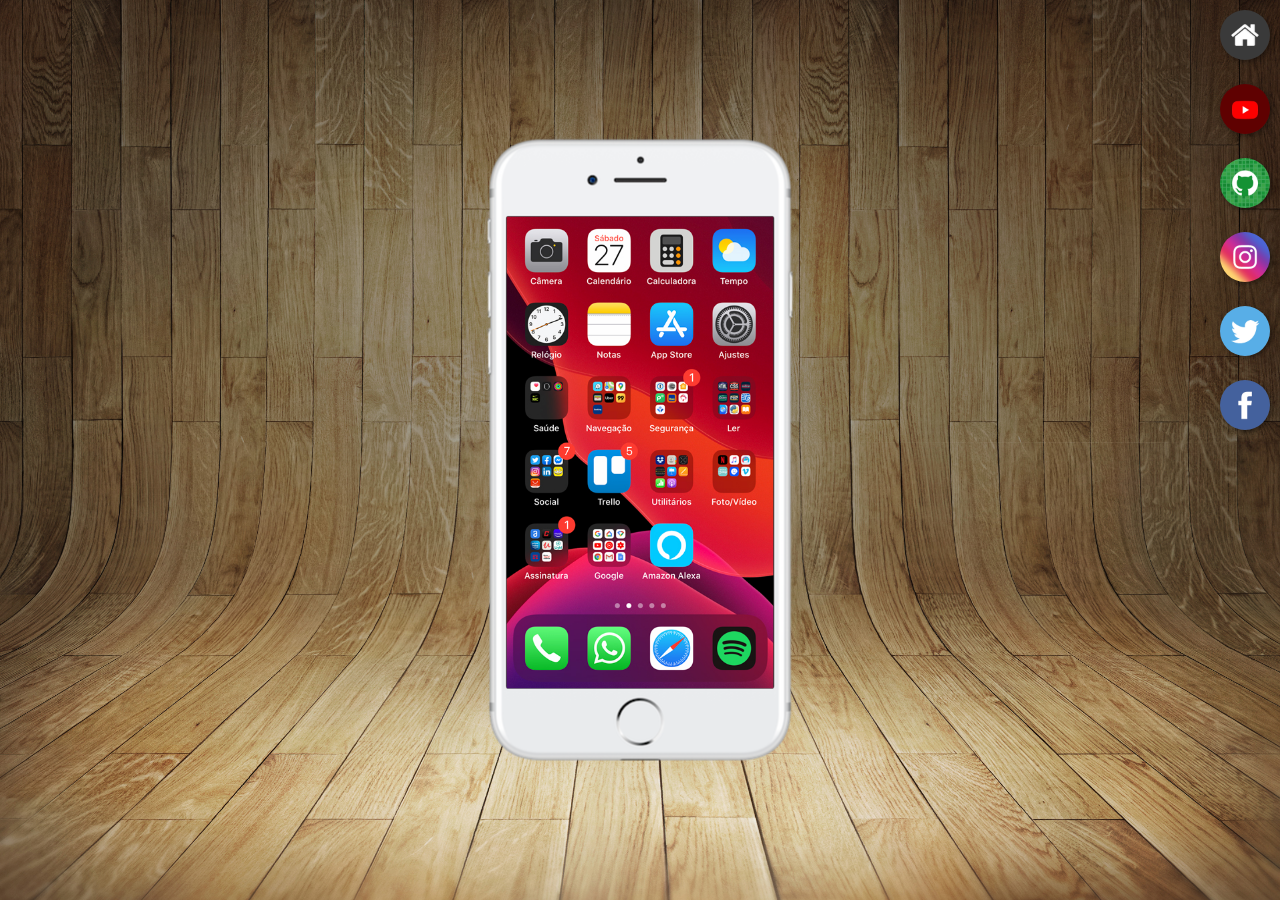
<file: index.html>
<!DOCTYPE html>
<html lang="pt-br">
<head>
    <meta charset="UTF-8">
    <meta name="viewport" content="width=device-width, initial-scale=1.0">
    <title>Projeto Redes Sociais</title>
    <link rel="shortcut icon" href="favicon.ico" type="image/x-icon">
    <link rel="stylesheet" href="estilos/style.css">
</head>
<body>
    <main>
        <section id="telefone">

            <iframe src="home.html" name="tela" id="tela" frameborder="0">
                Seu navegador não é compatível com isso
            </iframe>

        </section>
        <section id="redes-sociais">
            <a href="home.html" target="tela"><img src="imagens/logo-home.jpg" alt="Home"></a><br>
            <a href="youtube.html" target="tela"><img src="imagens/logo-youtube.jpg" alt="youtube"></a><br>
            <a href="github.html" target="tela"><img src="imagens/logo-github.jpg" alt="github"></a><br>
            <a href="instagram.html" target="tela"><img src="imagens/logo-instagram.jpg" alt="Instagram"></a><br>
            <a href="twitter.html" target="tela"><img src="imagens/logo-twitter.jpg" alt="twitter"></a><br>
            <a href="facebook.html" target="tela"><img src="imagens/logo-facebook.jpg" alt="Facebook"></a>
        </section>
    </main>
    
</body>
</html>
</file>
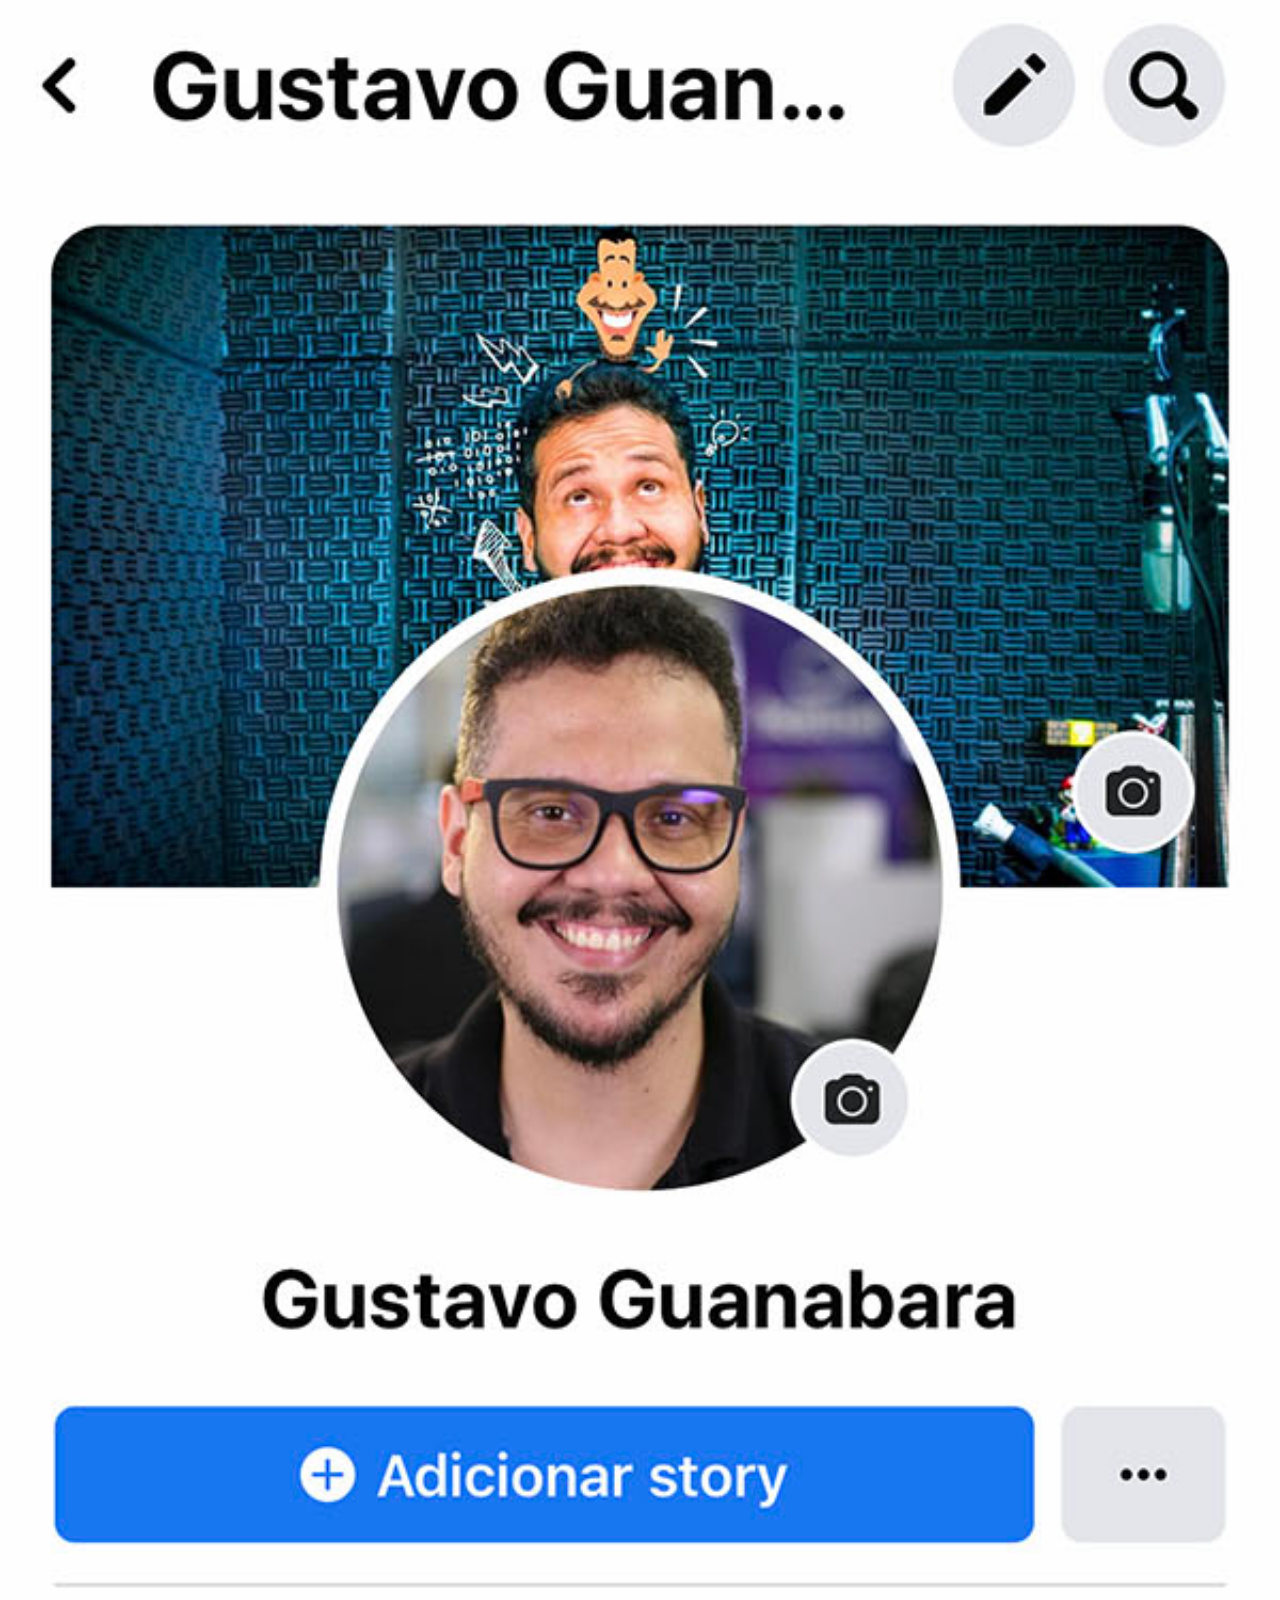
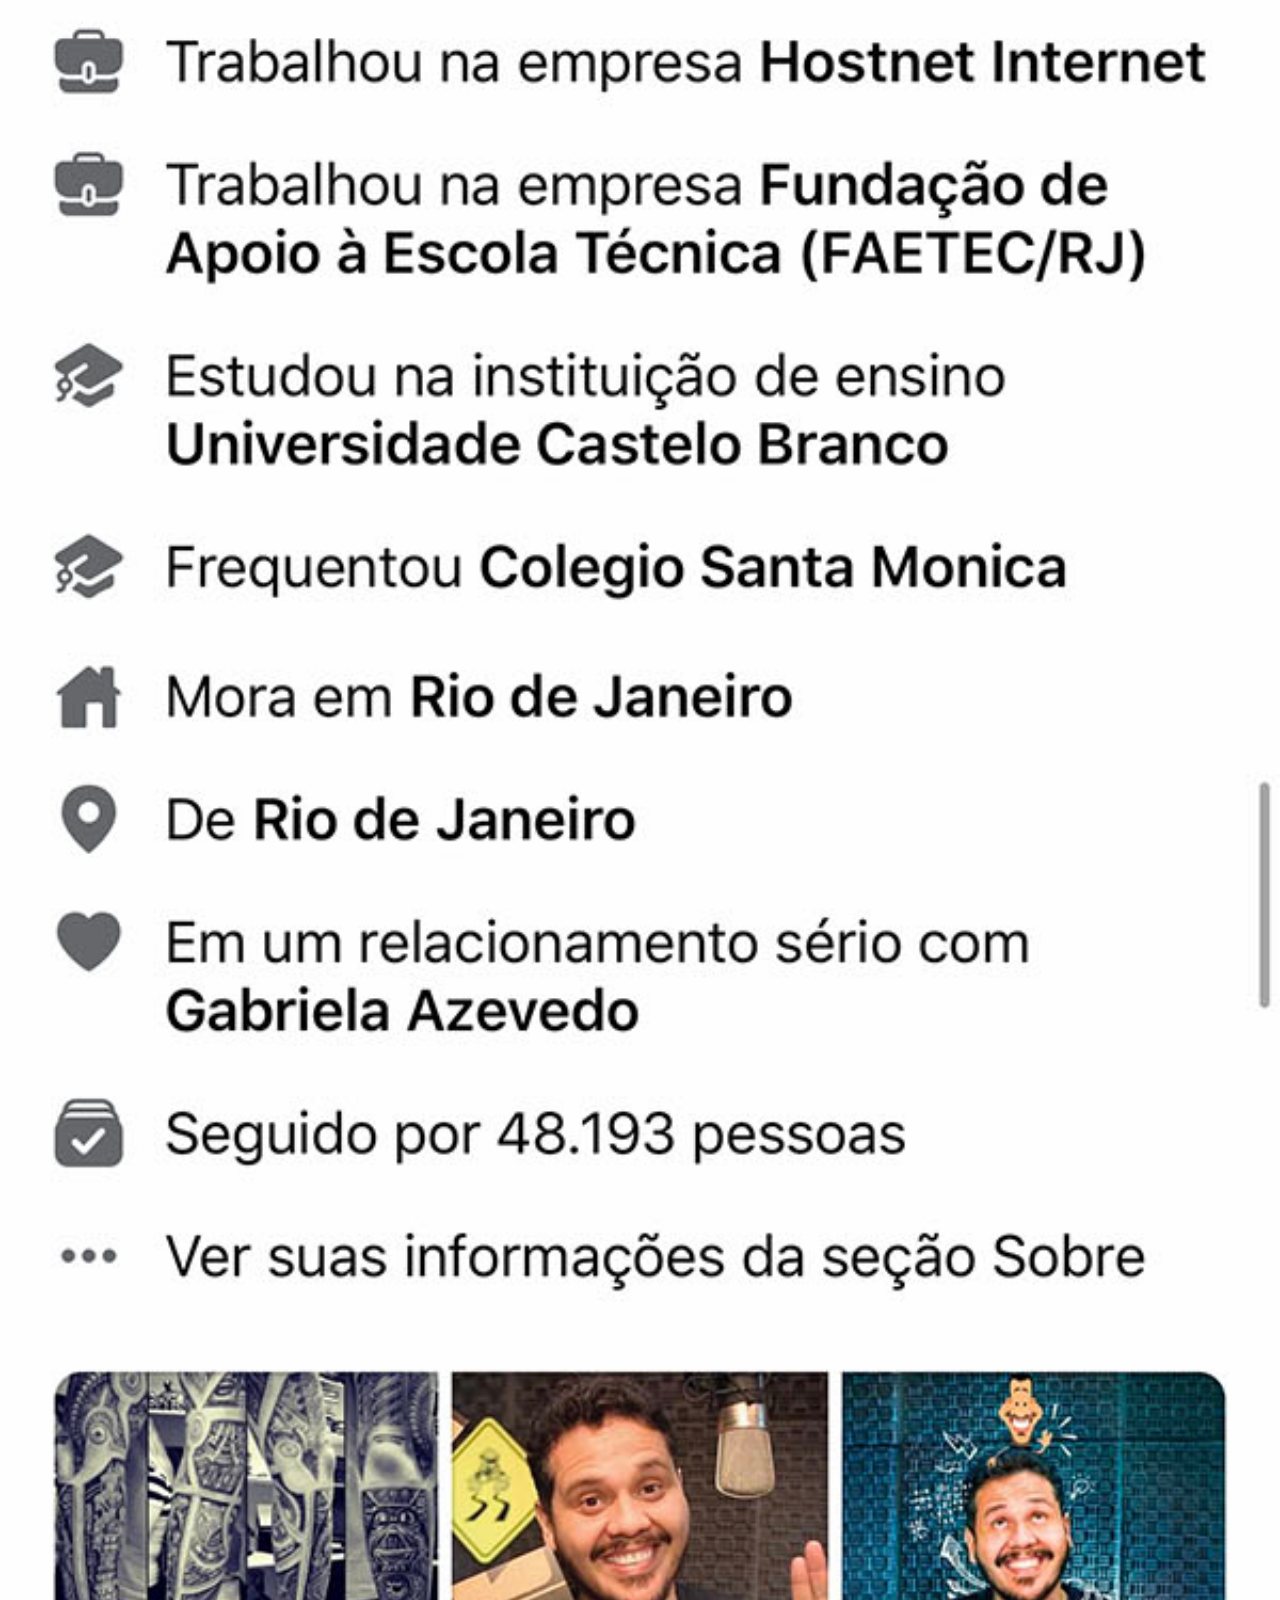
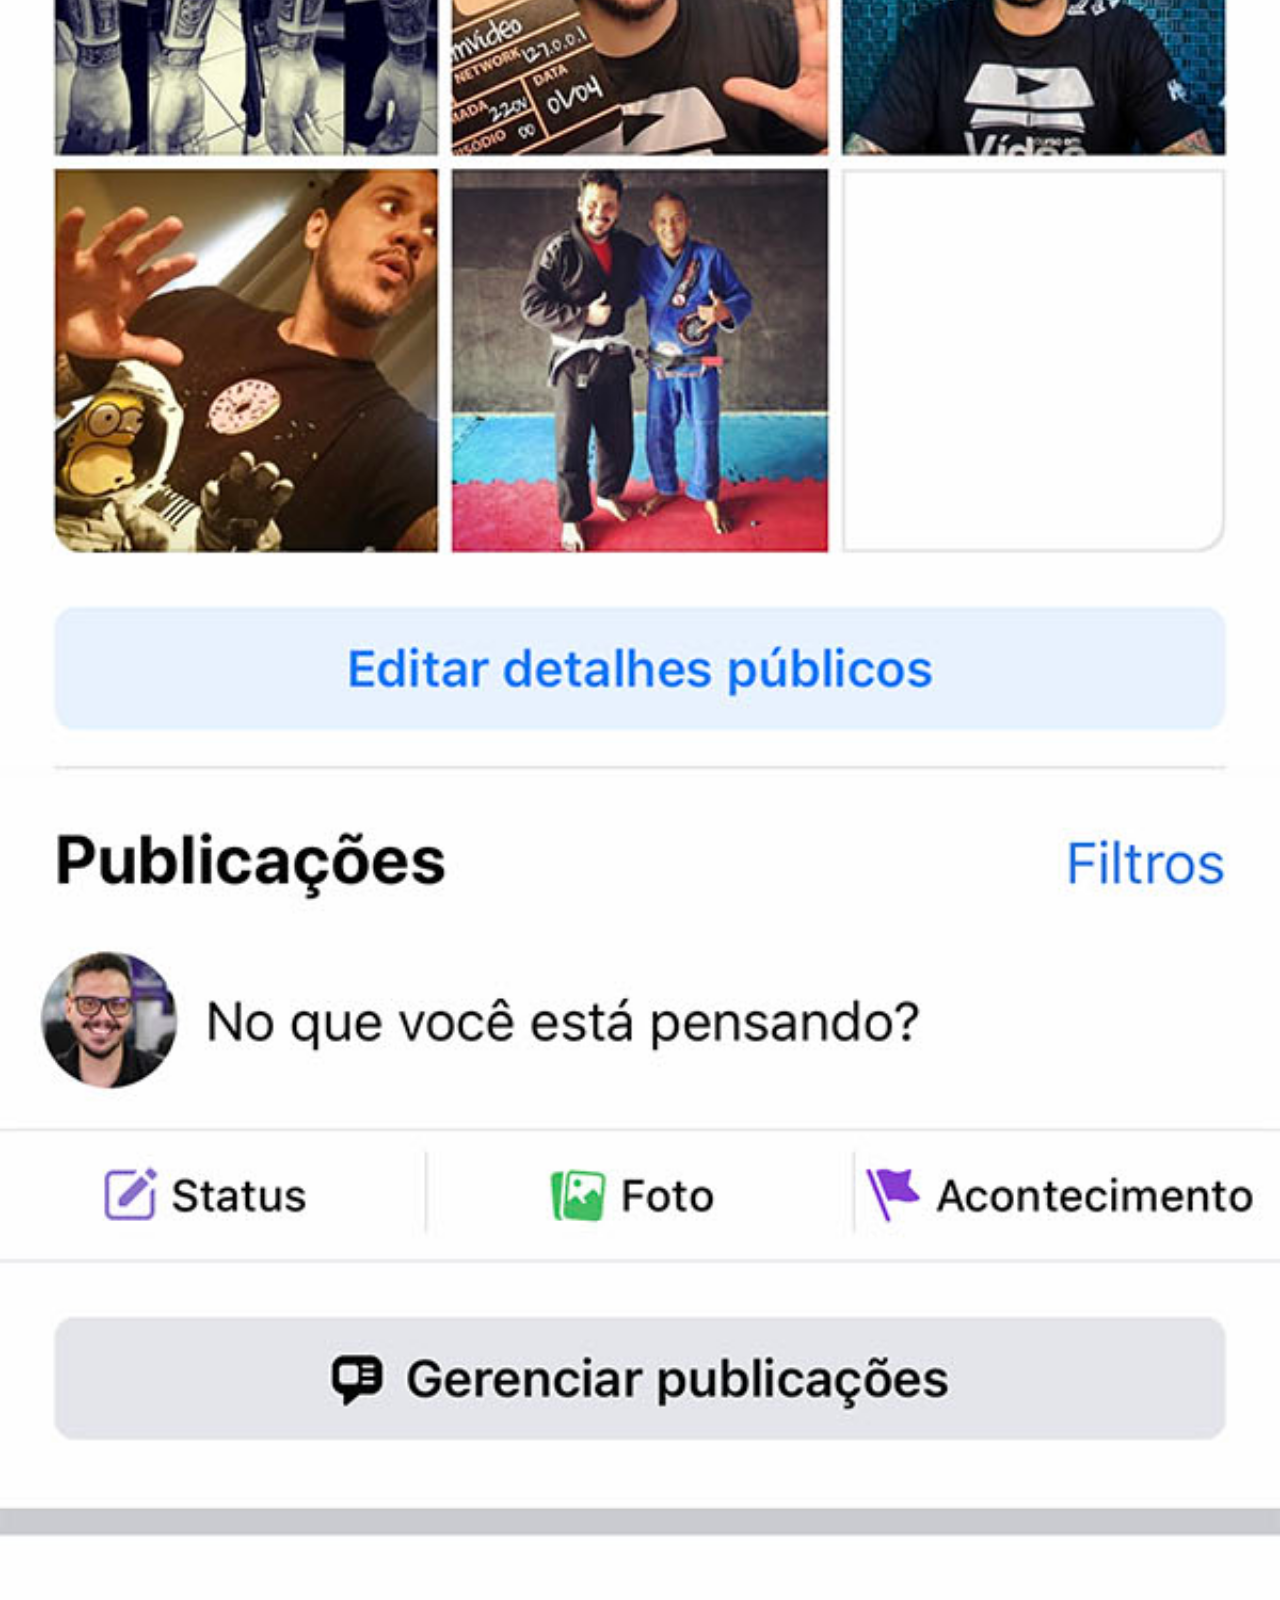
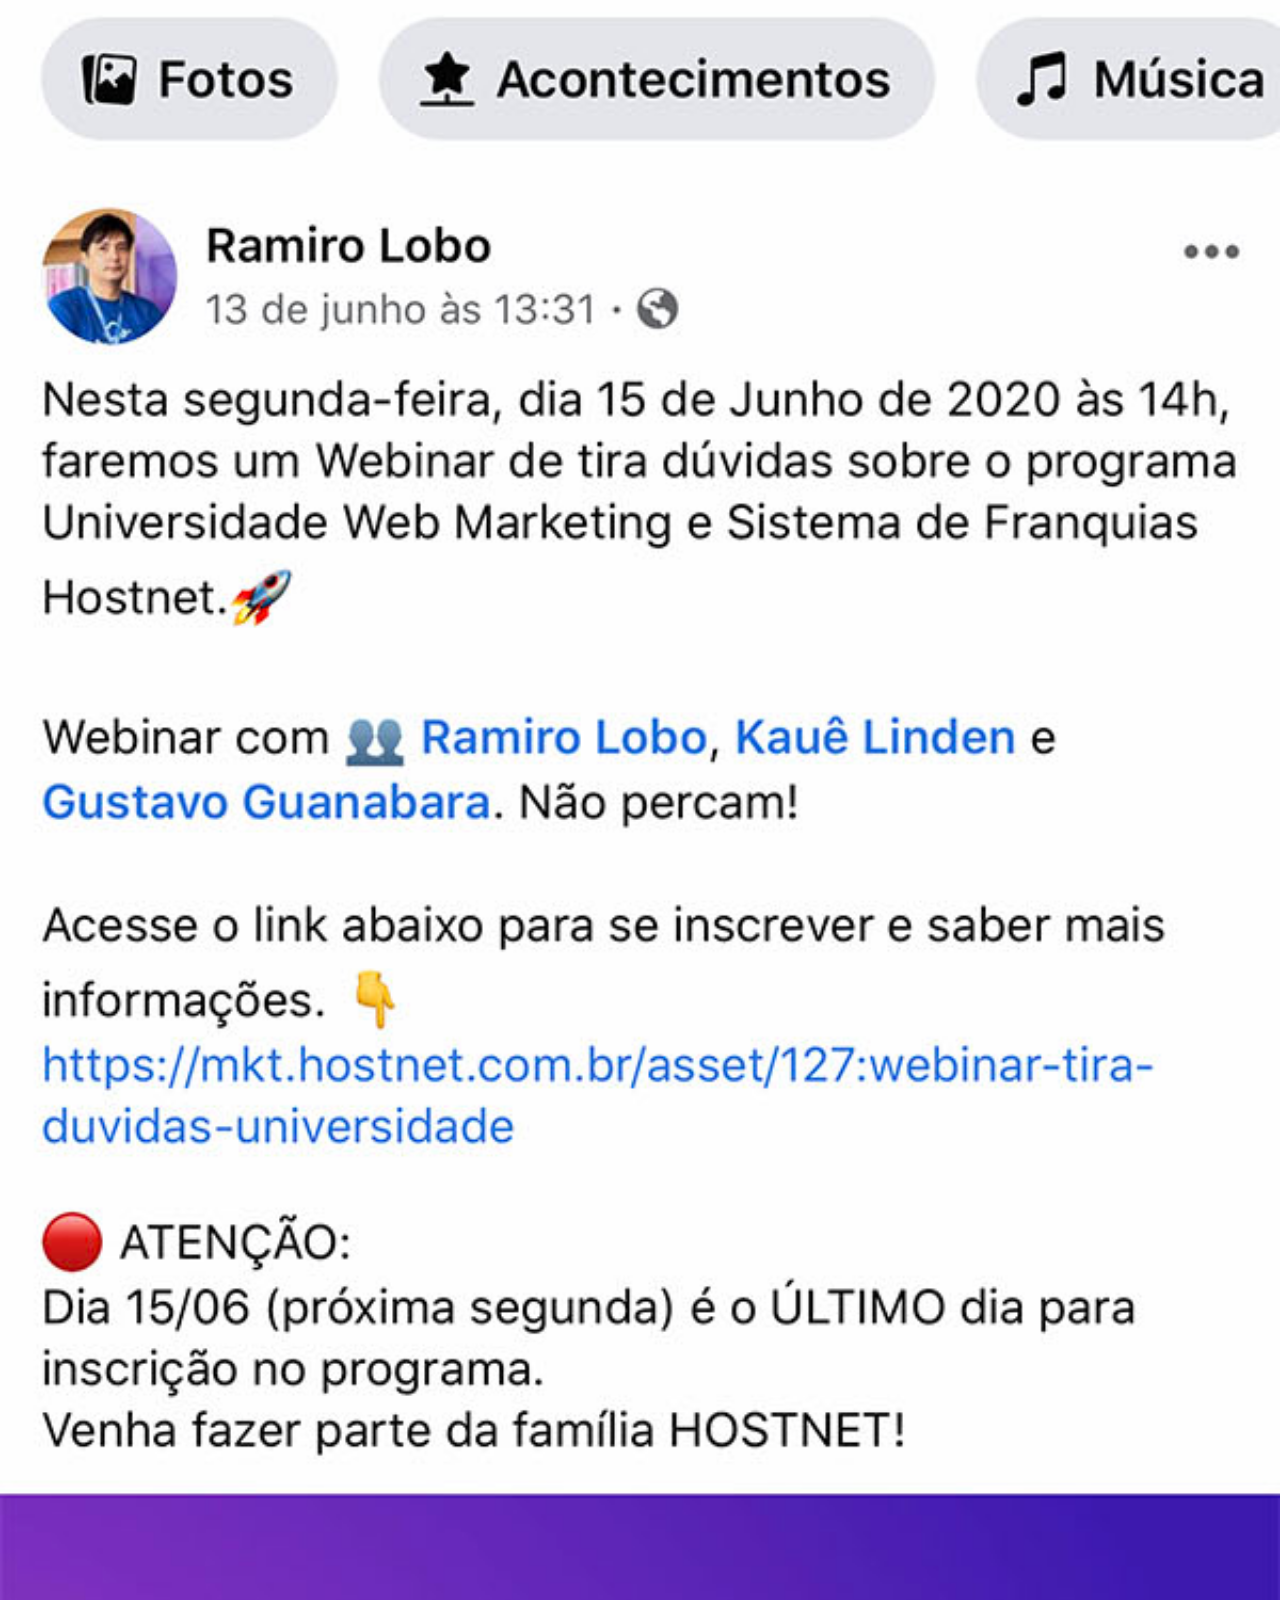
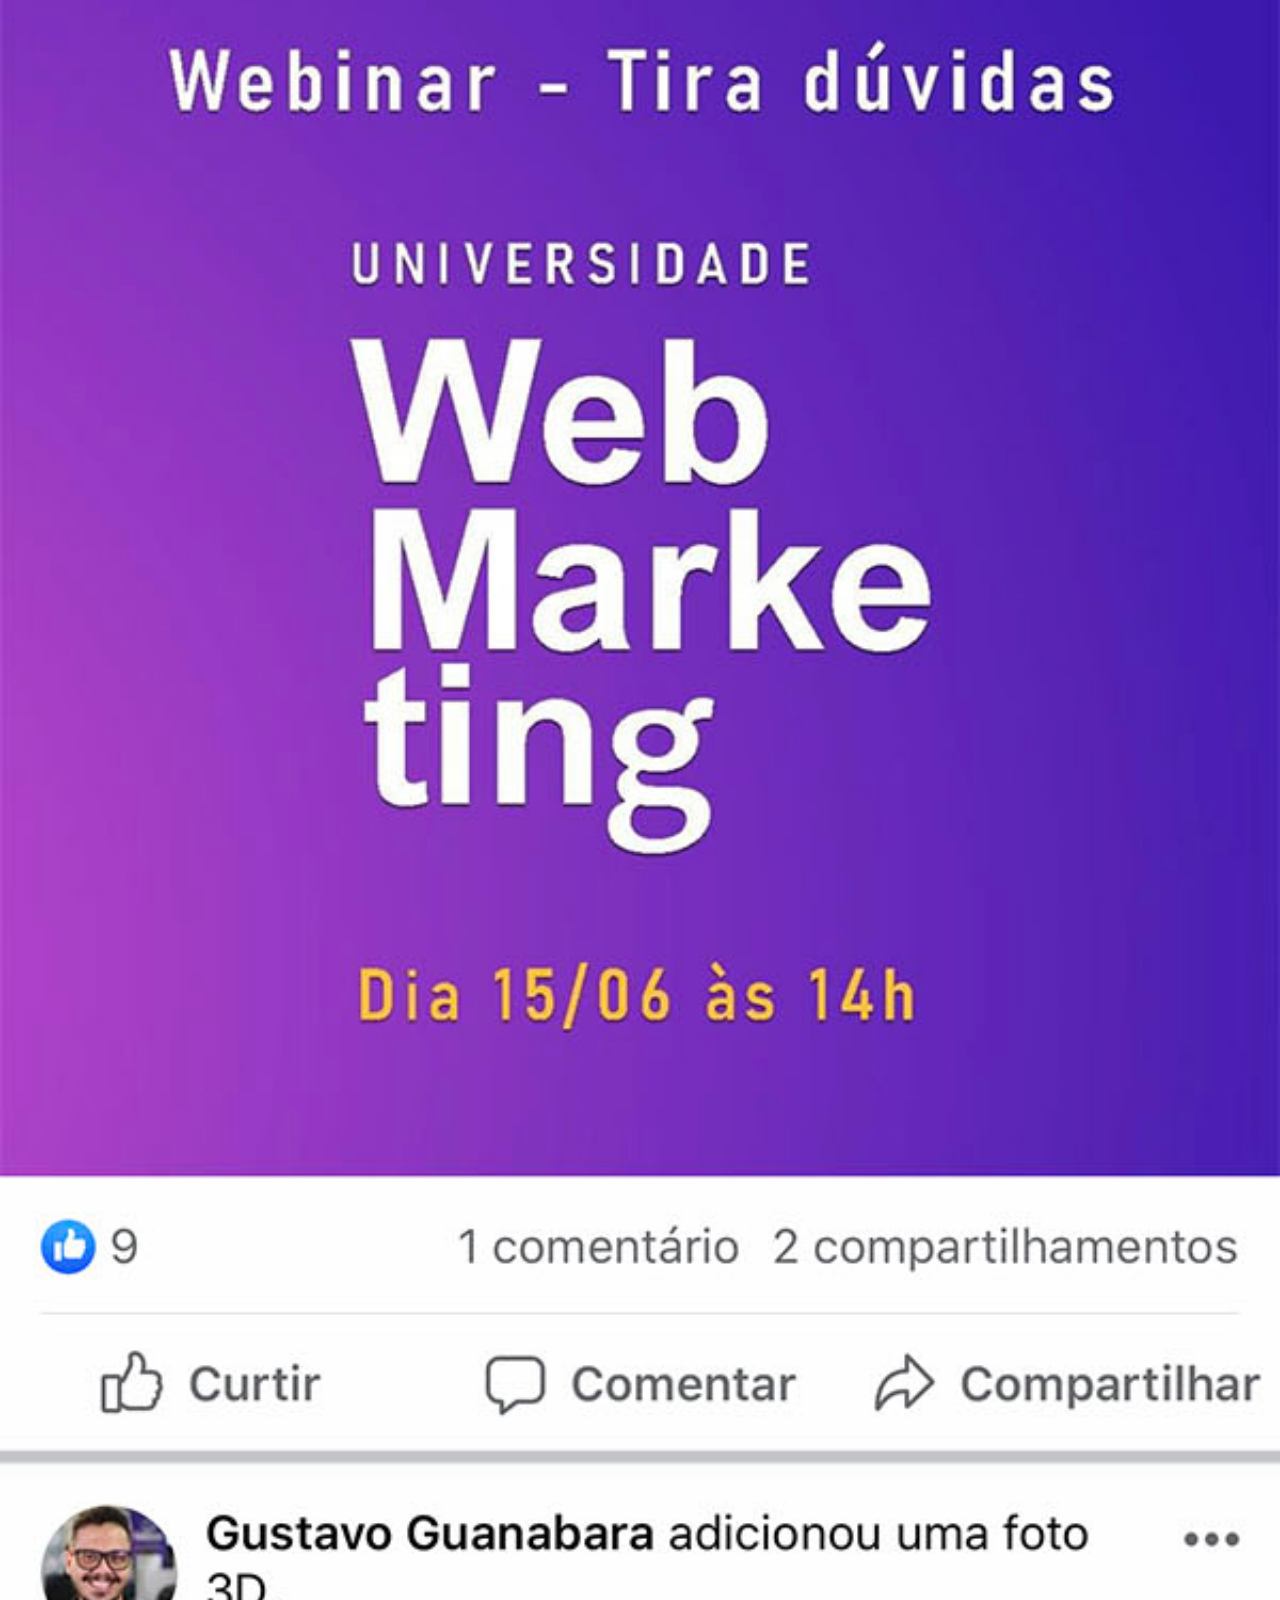
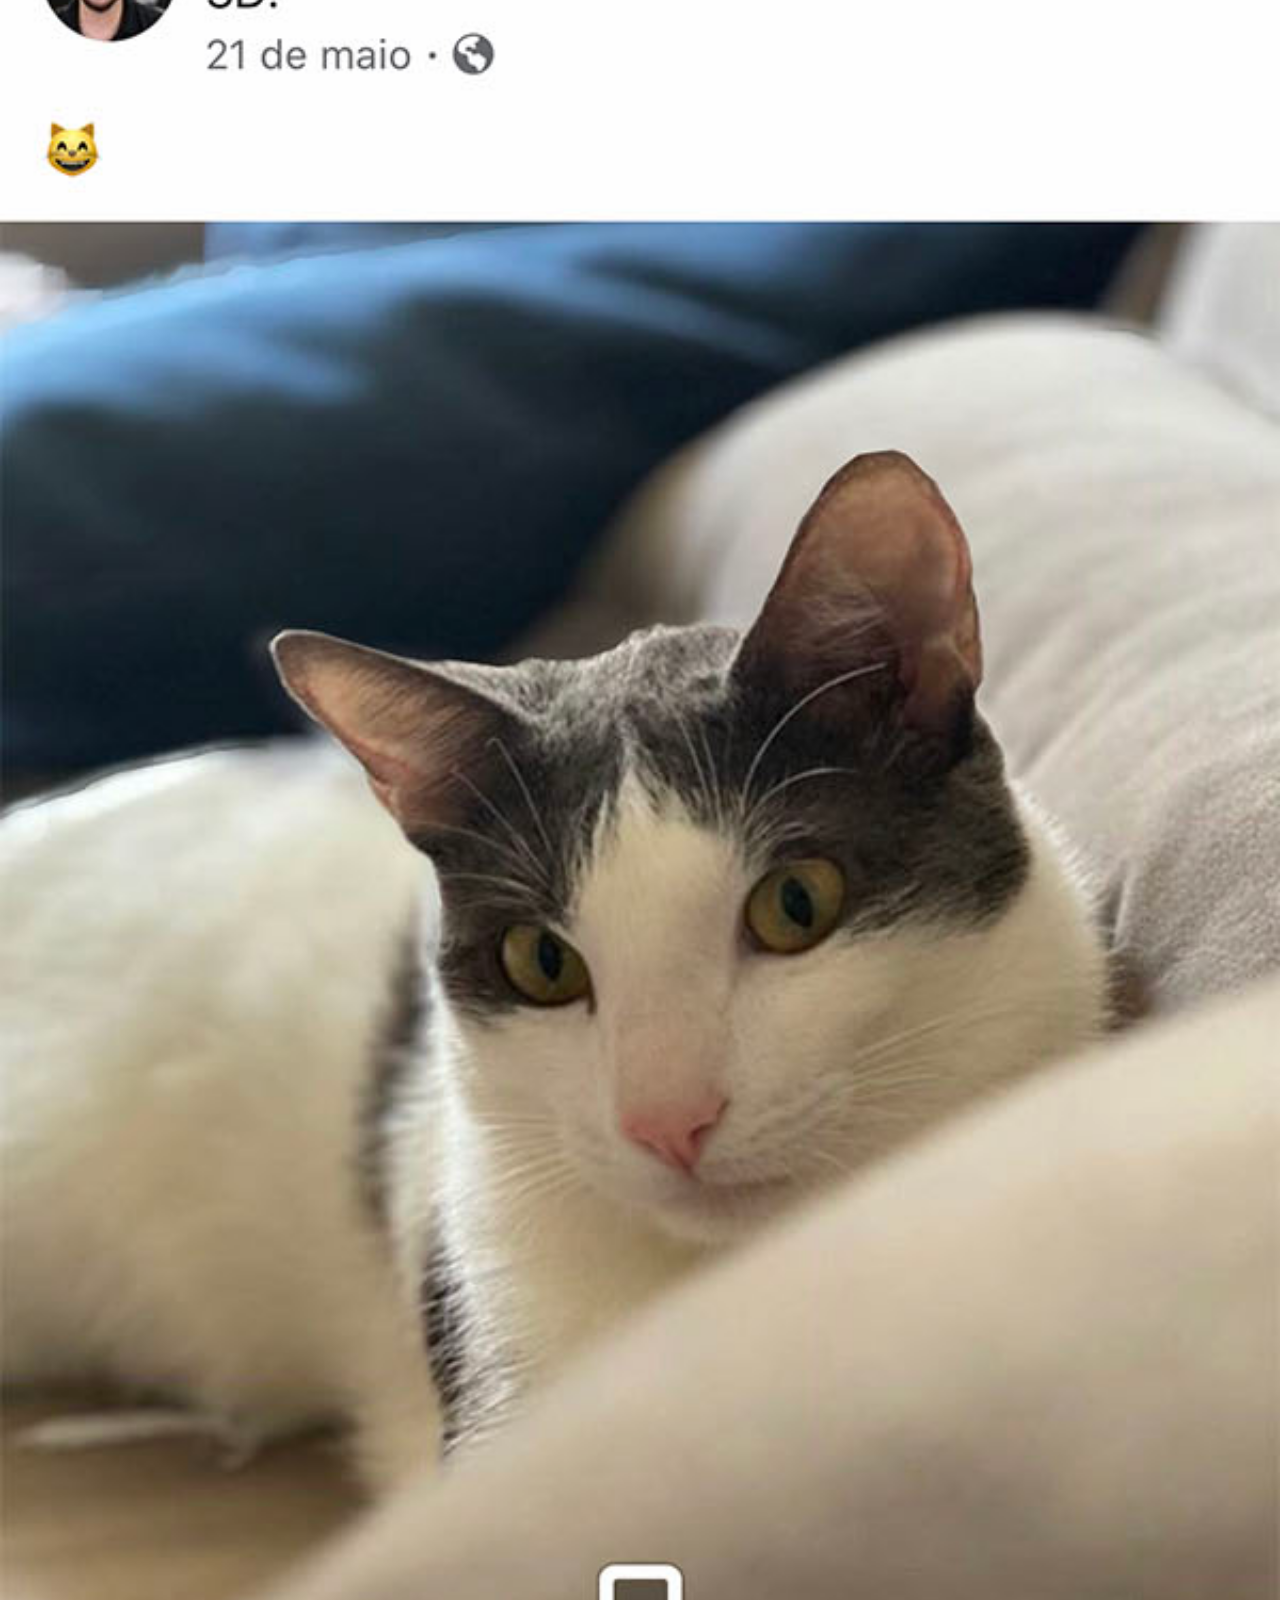
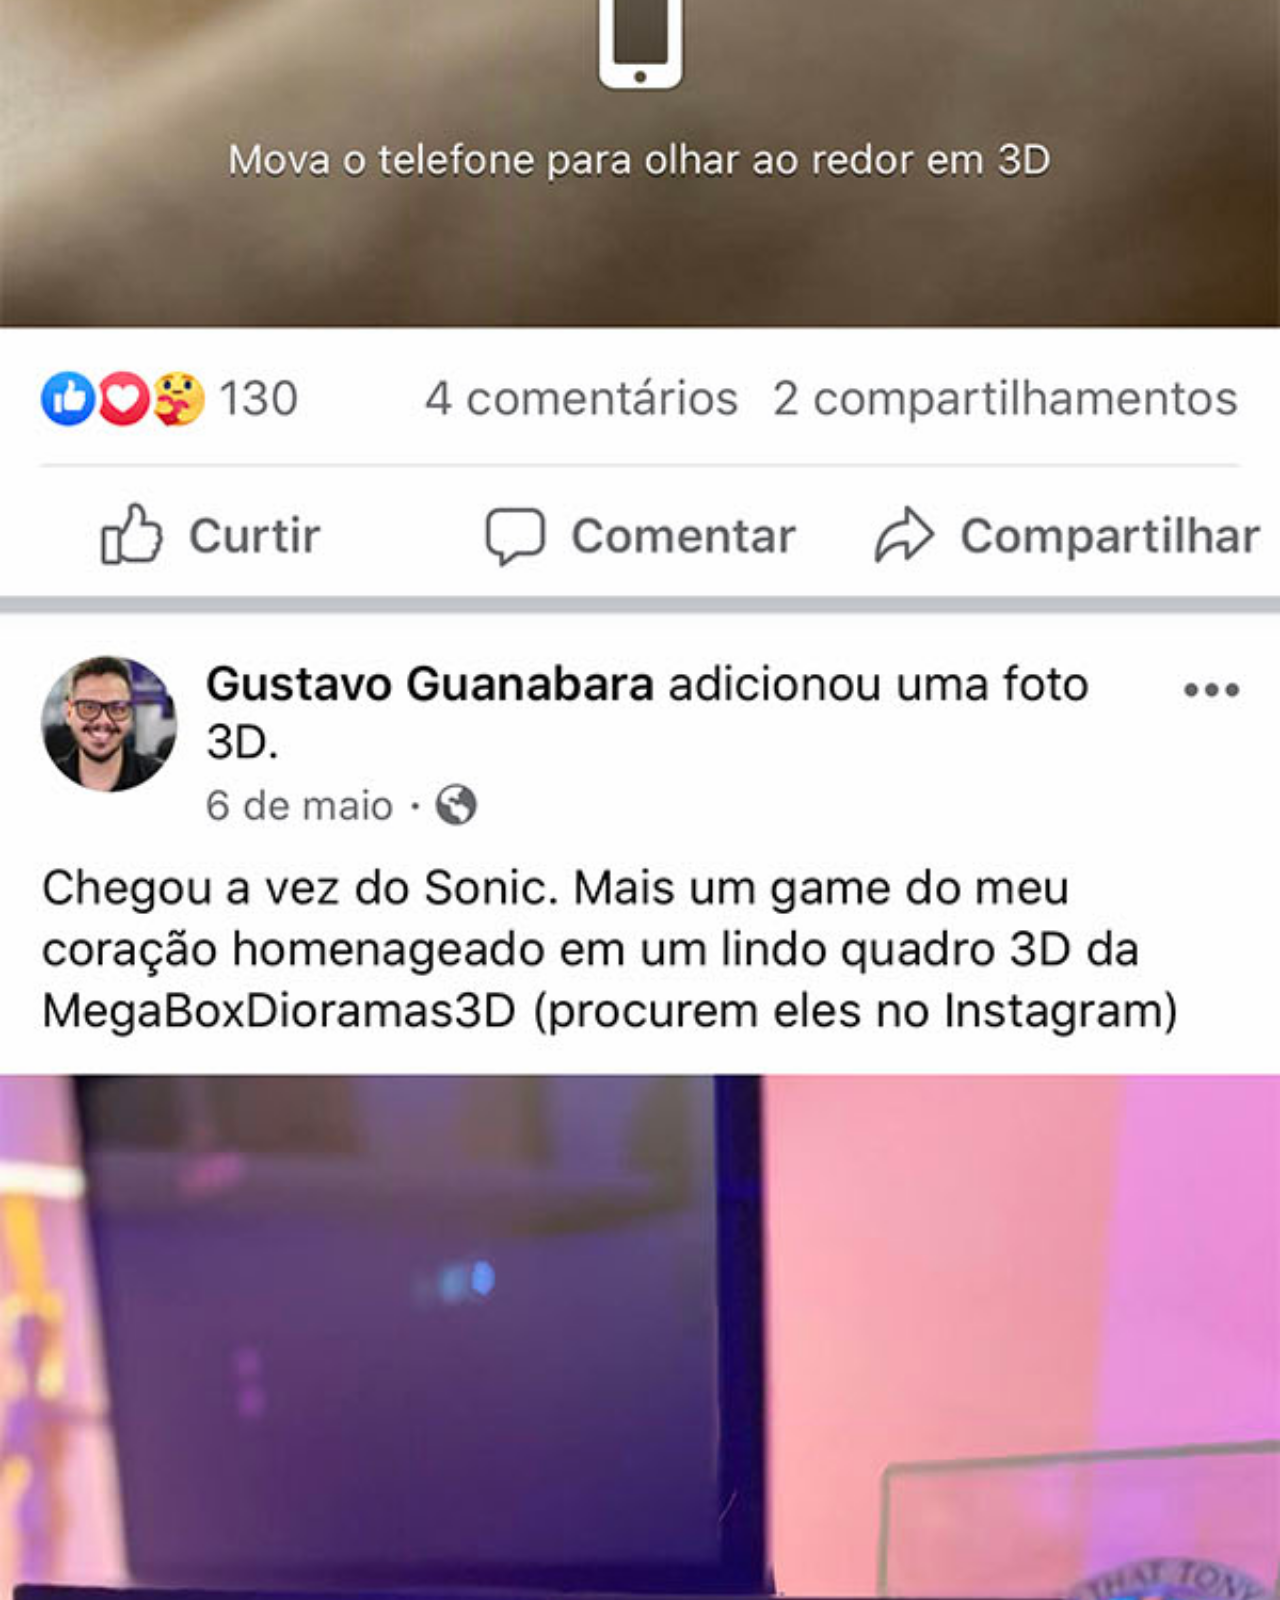
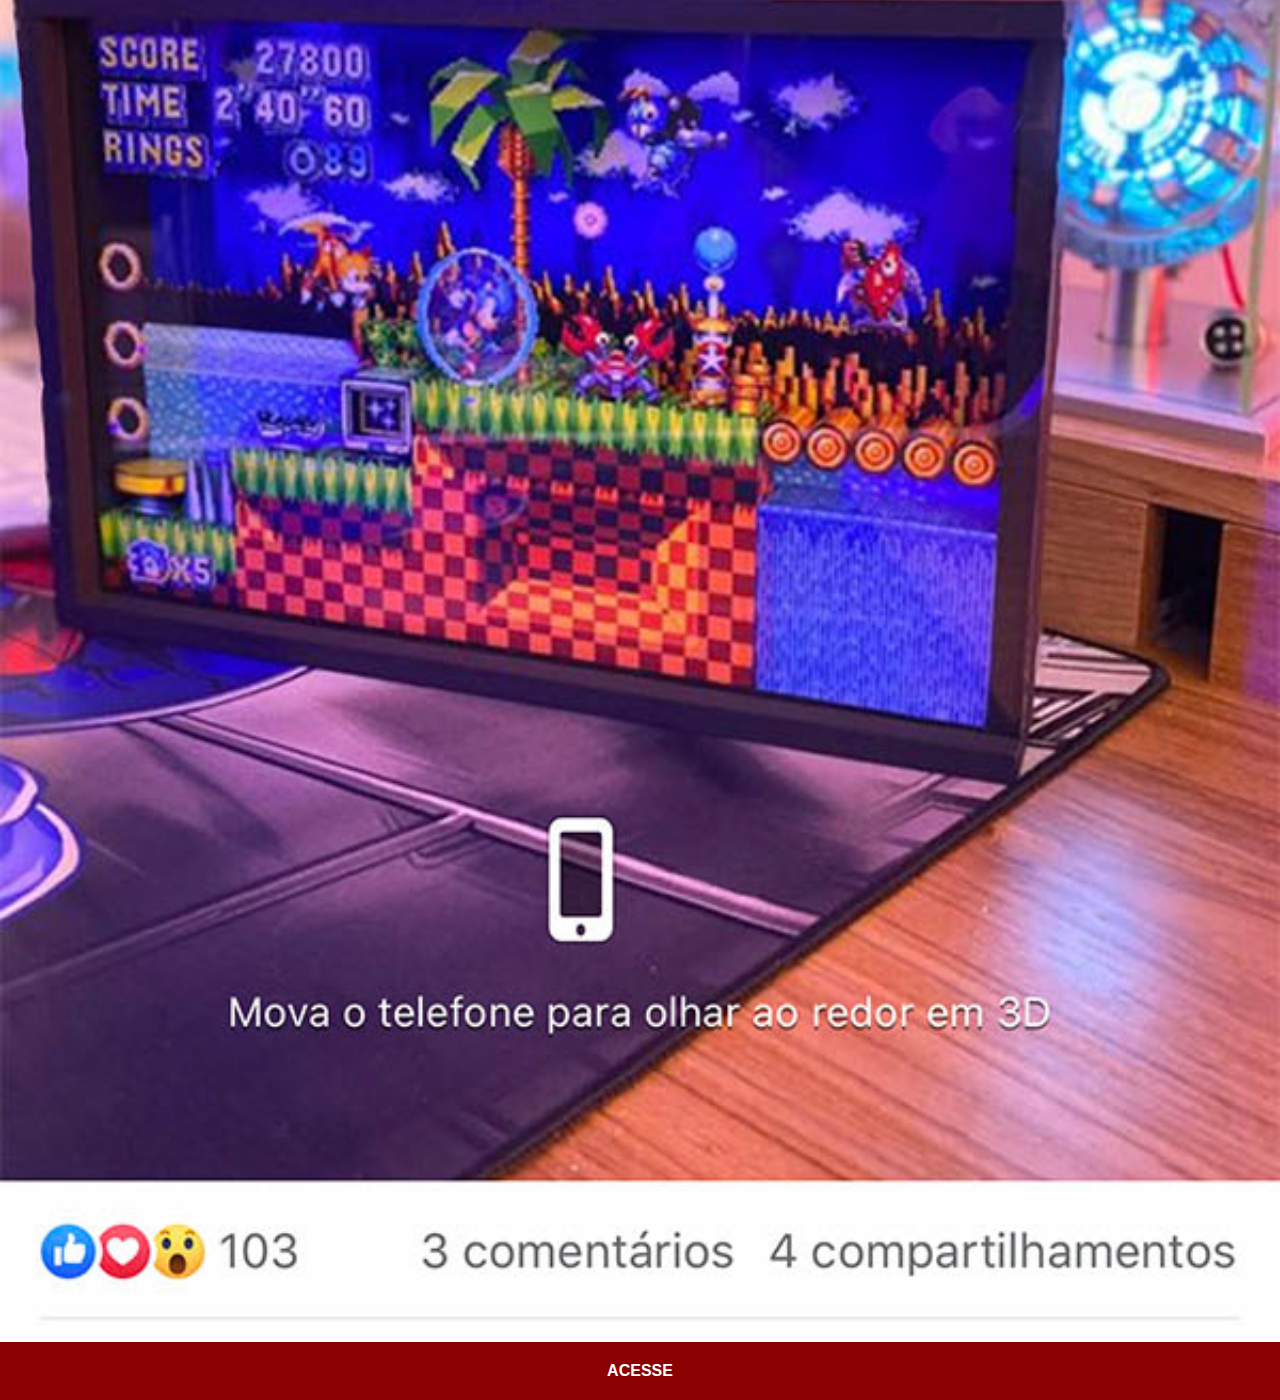
<file: facebook.html>
<!DOCTYPE html>
<html lang="pt-br">
<head>
    <meta charset="UTF-8">
    <meta name="viewport" content="width=device-width, initial-scale=1.0">
    <title>Facebook</title>
    <link rel="stylesheet" href="estilos/social.css">
</head>
<body>
    <img src="imagens/tela-facebook.jpg" alt="Facebook">
    <a href="https://www.facebook.com/gustavoguanabara/?locale=pt_BR" target="_blank">ACESSE</a>
</body>
</html>
</file>
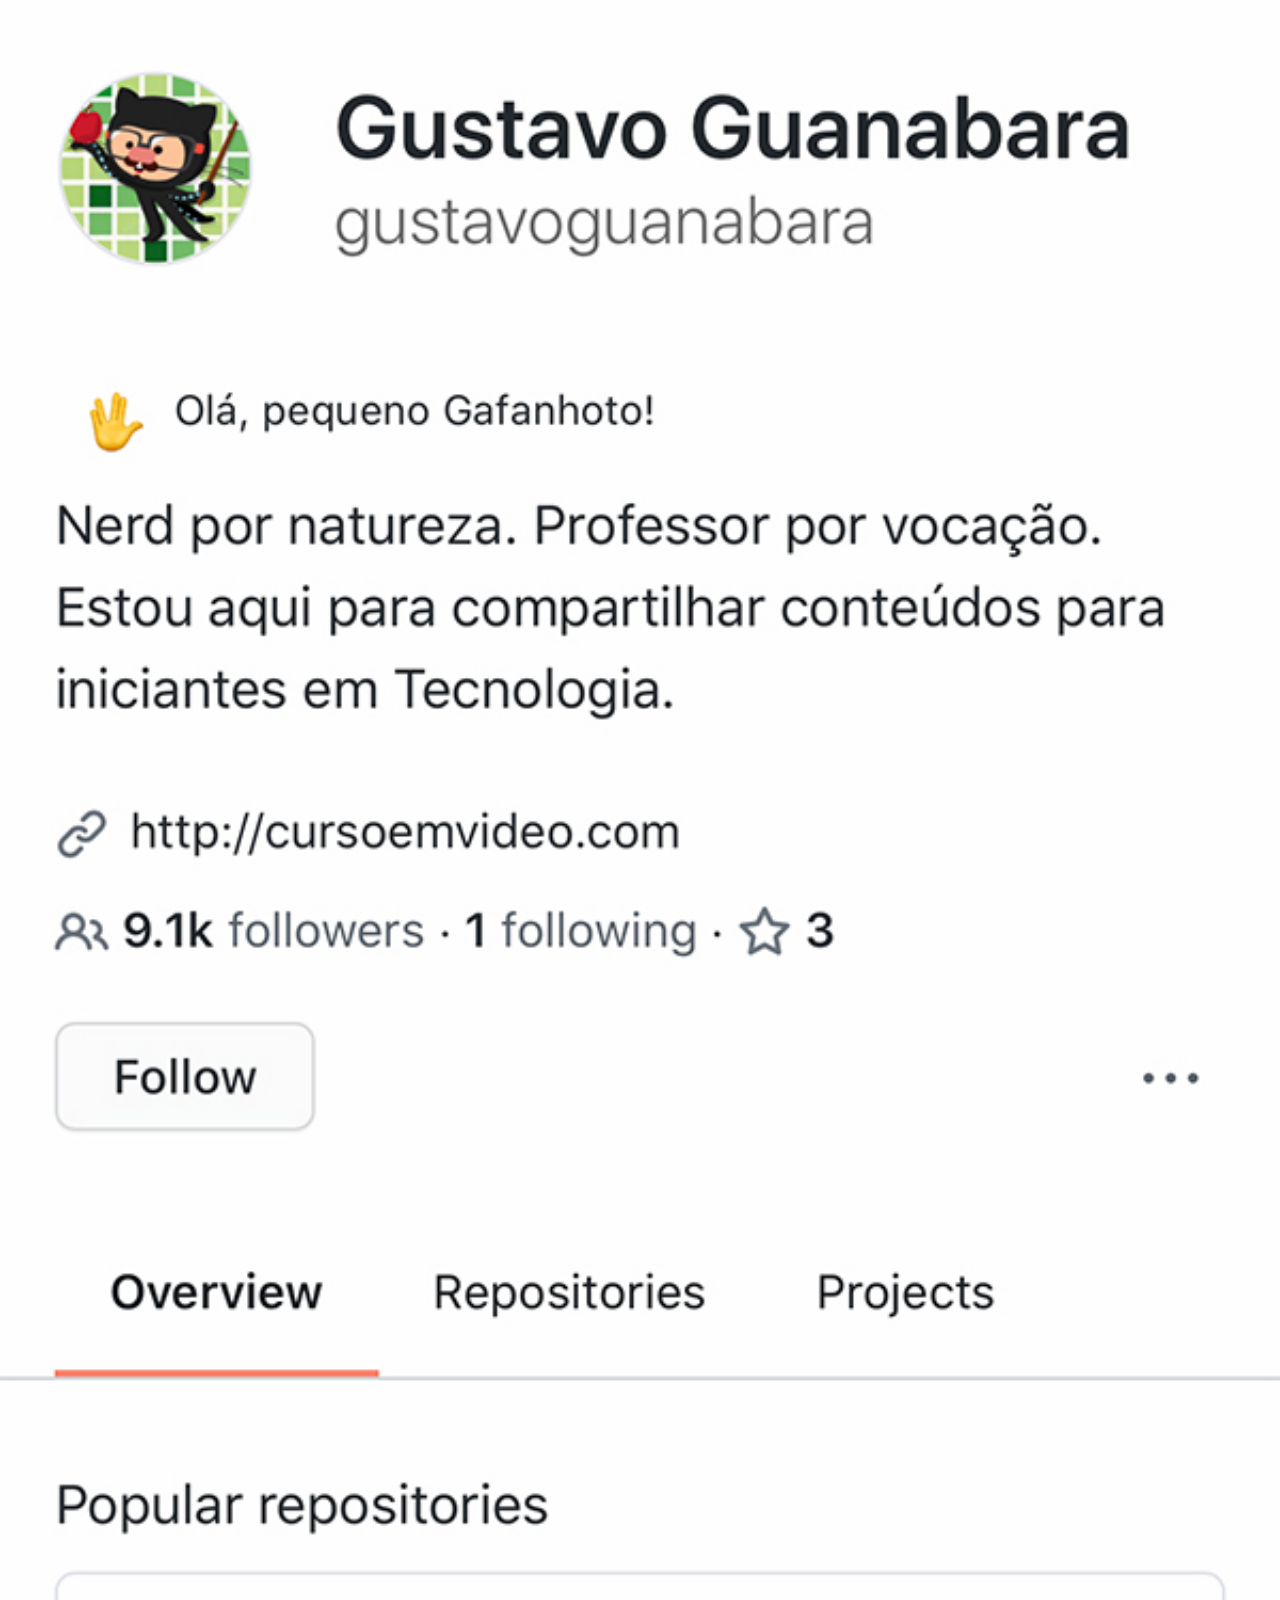
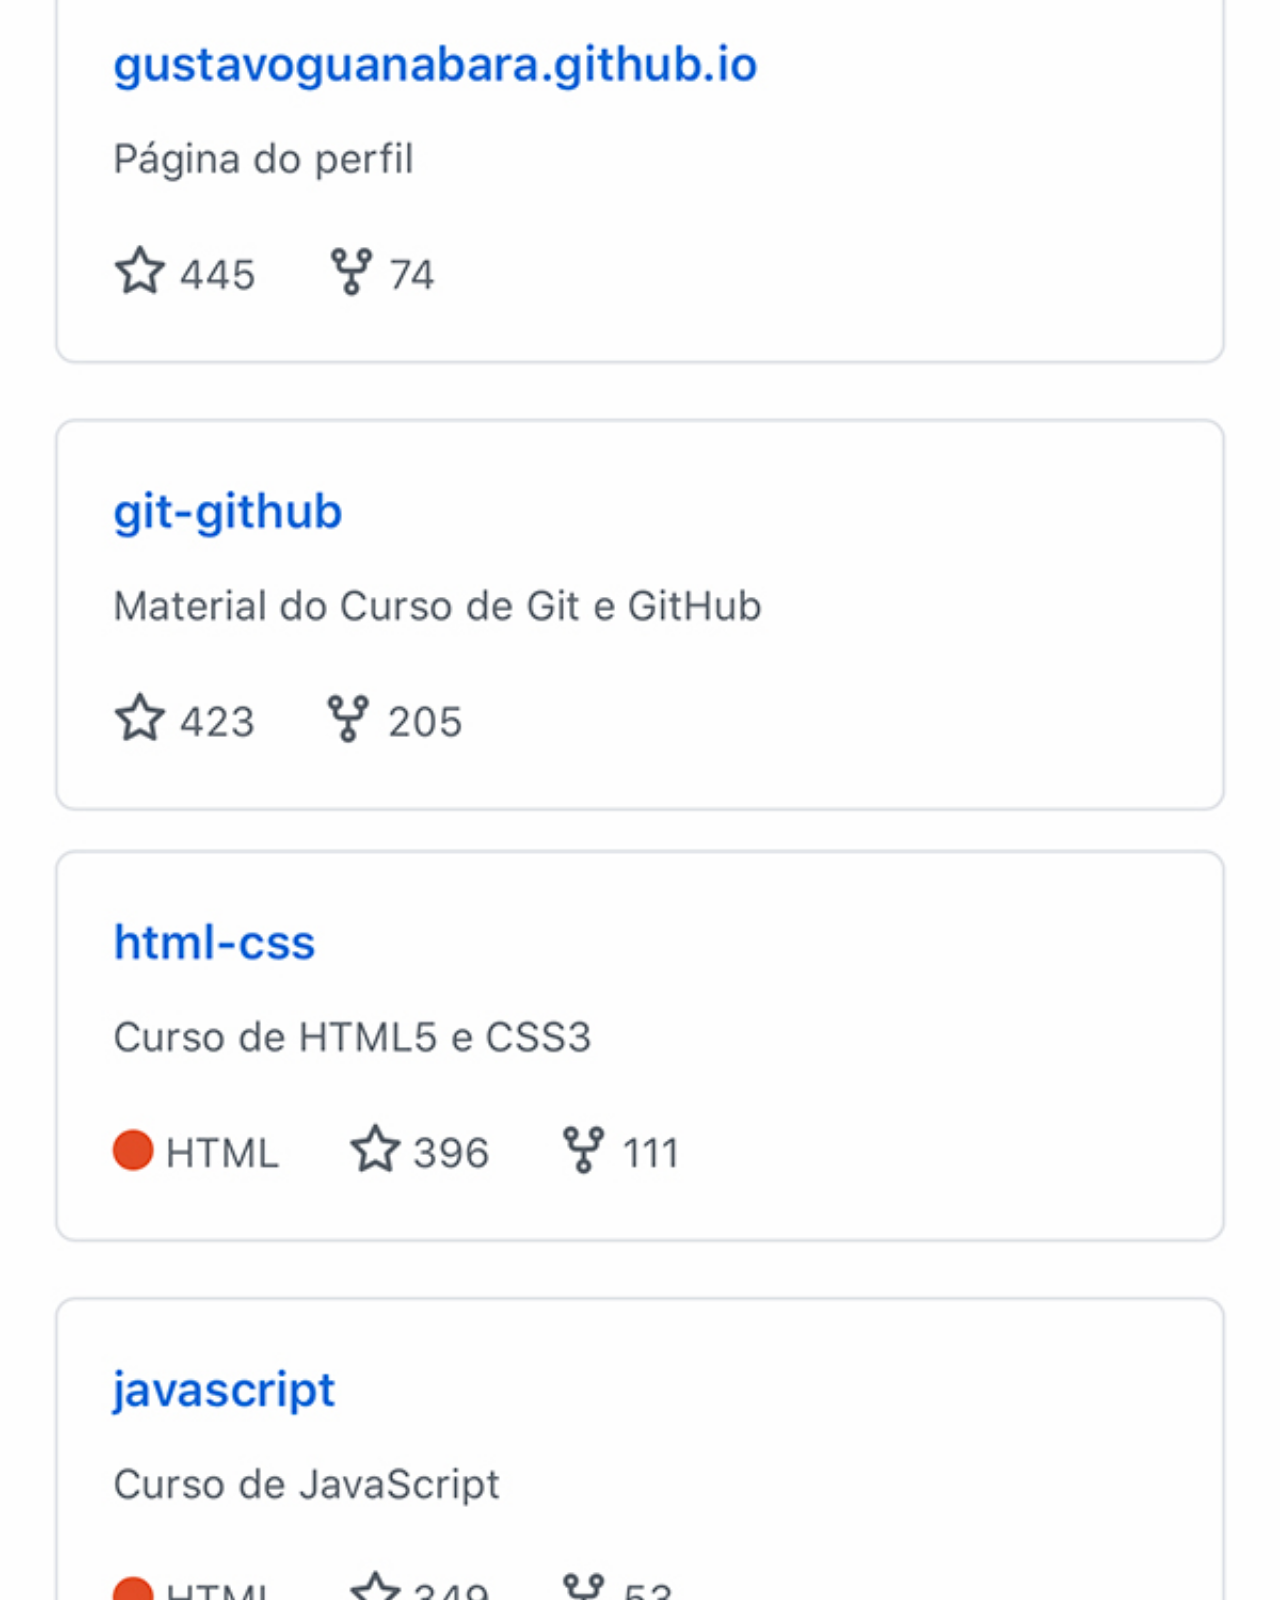
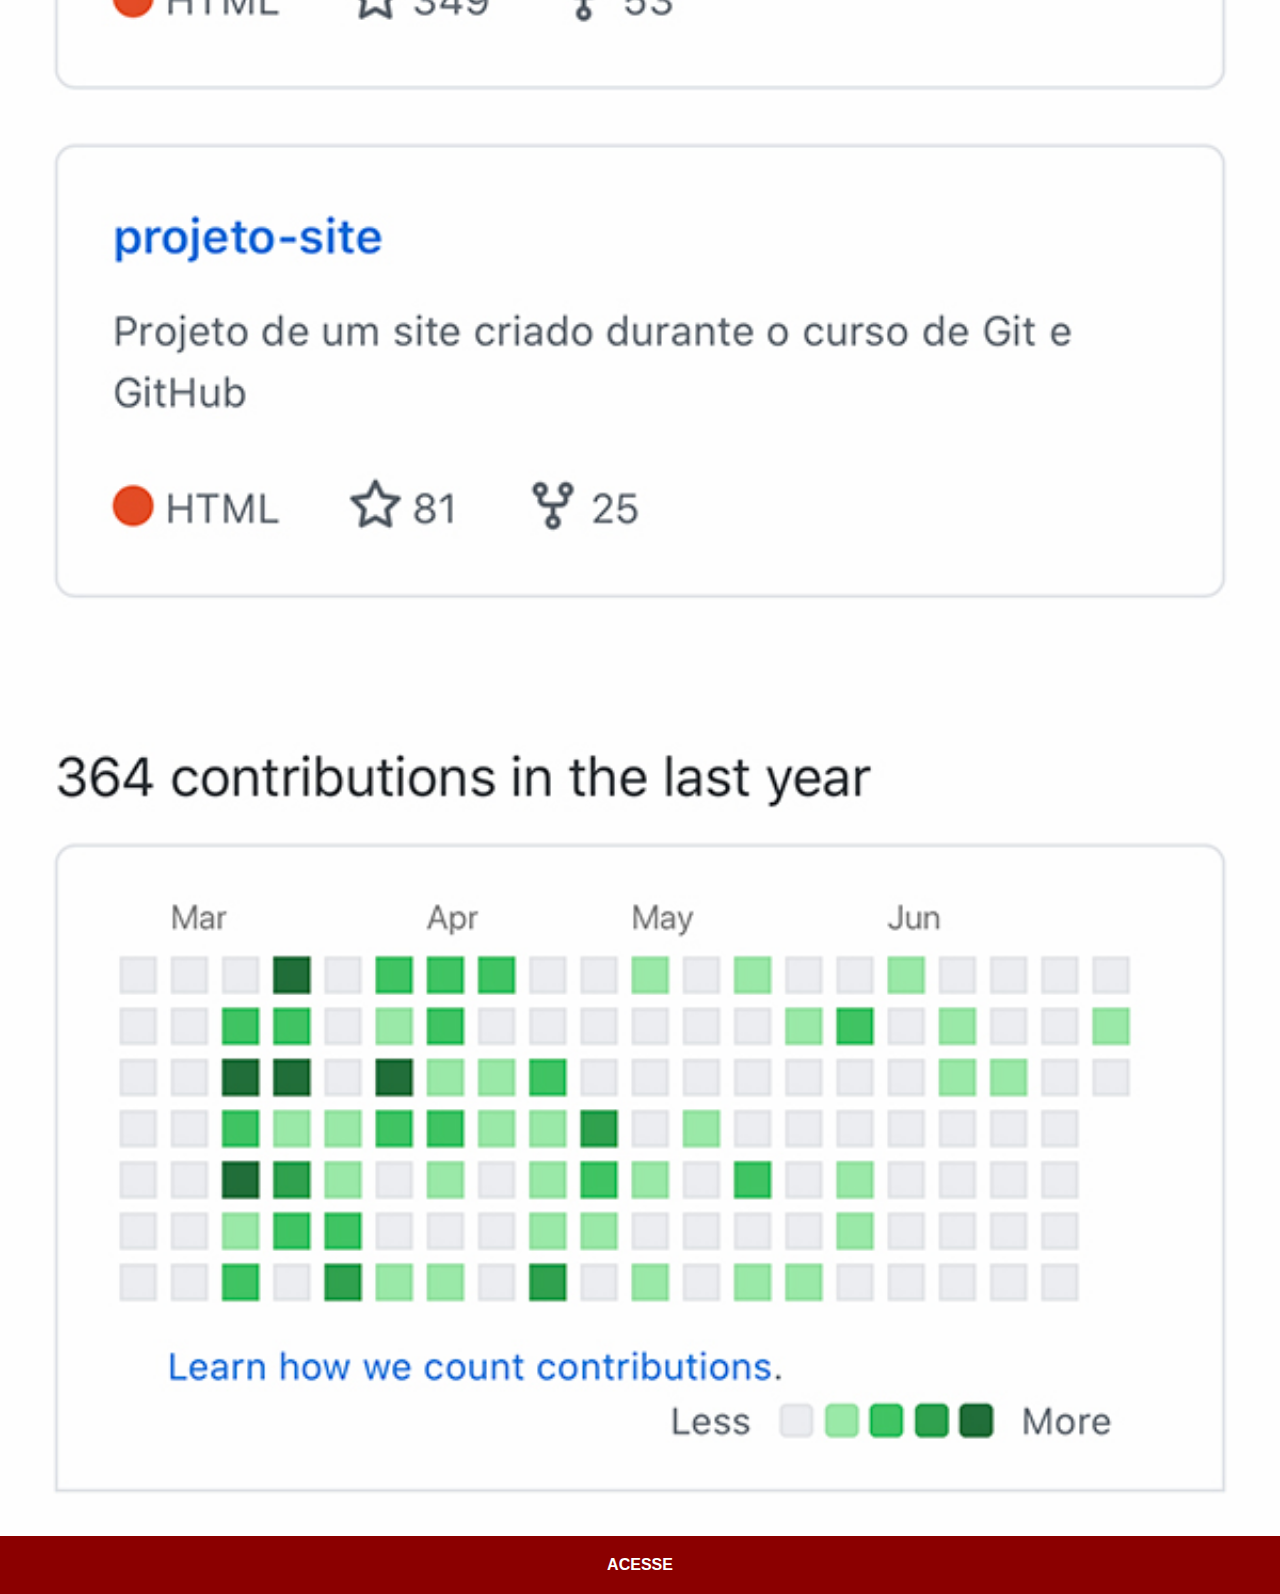
<file: github.html>
<!DOCTYPE html>
<html lang="pt-br">
<head>
    <meta charset="UTF-8">
    <meta name="viewport" content="width=device-width, initial-scale=1.0">
    <title>GitHub</title>
    <link rel="stylesheet" href="estilos/social.css">
</head>
<body>
    <img src="imagens/tela-github.jpg" alt="GitHub">   
    <a href="https://gustavoguanabara.github.io" target="_blank">ACESSE</a> 
</body>
</html>
</file>
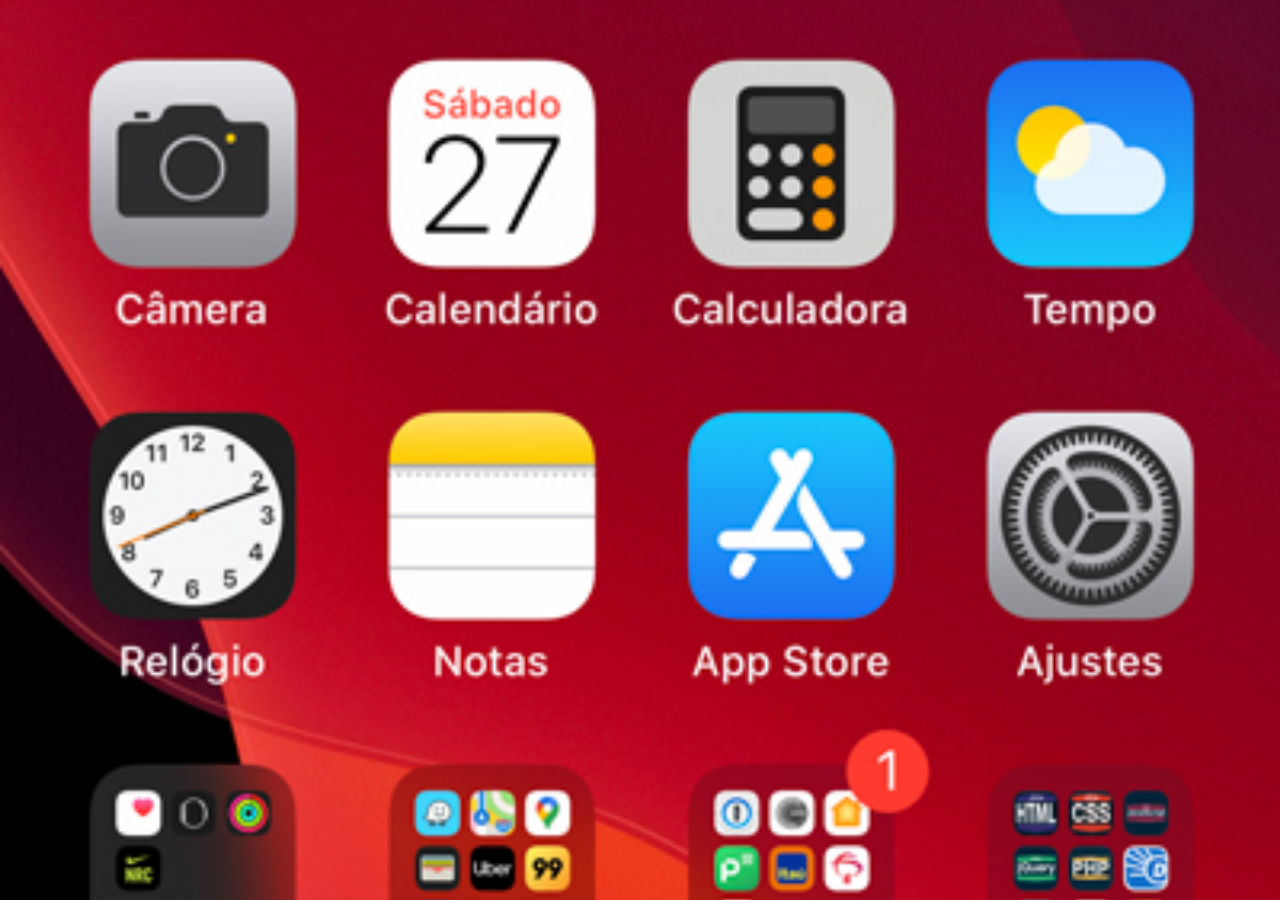
<file: home.html>
<!DOCTYPE html>
<html lang="pt-br">
<head>
    <meta charset="UTF-8">
    <meta name="viewport" content="width=device-width, initial-scale=1.0">
    <title>Home</title>
    <style>
        *{
            margin: 0px;
            padding: 0px;
        }

        body{
            width: 100vw;
            height: 100vh;
            background: black url('imagens/tela-home.jpg') no-repeat top center;
            background-size: cover;
        }
    </style>
</head>
<body>
    
</body>
</html>
</file>
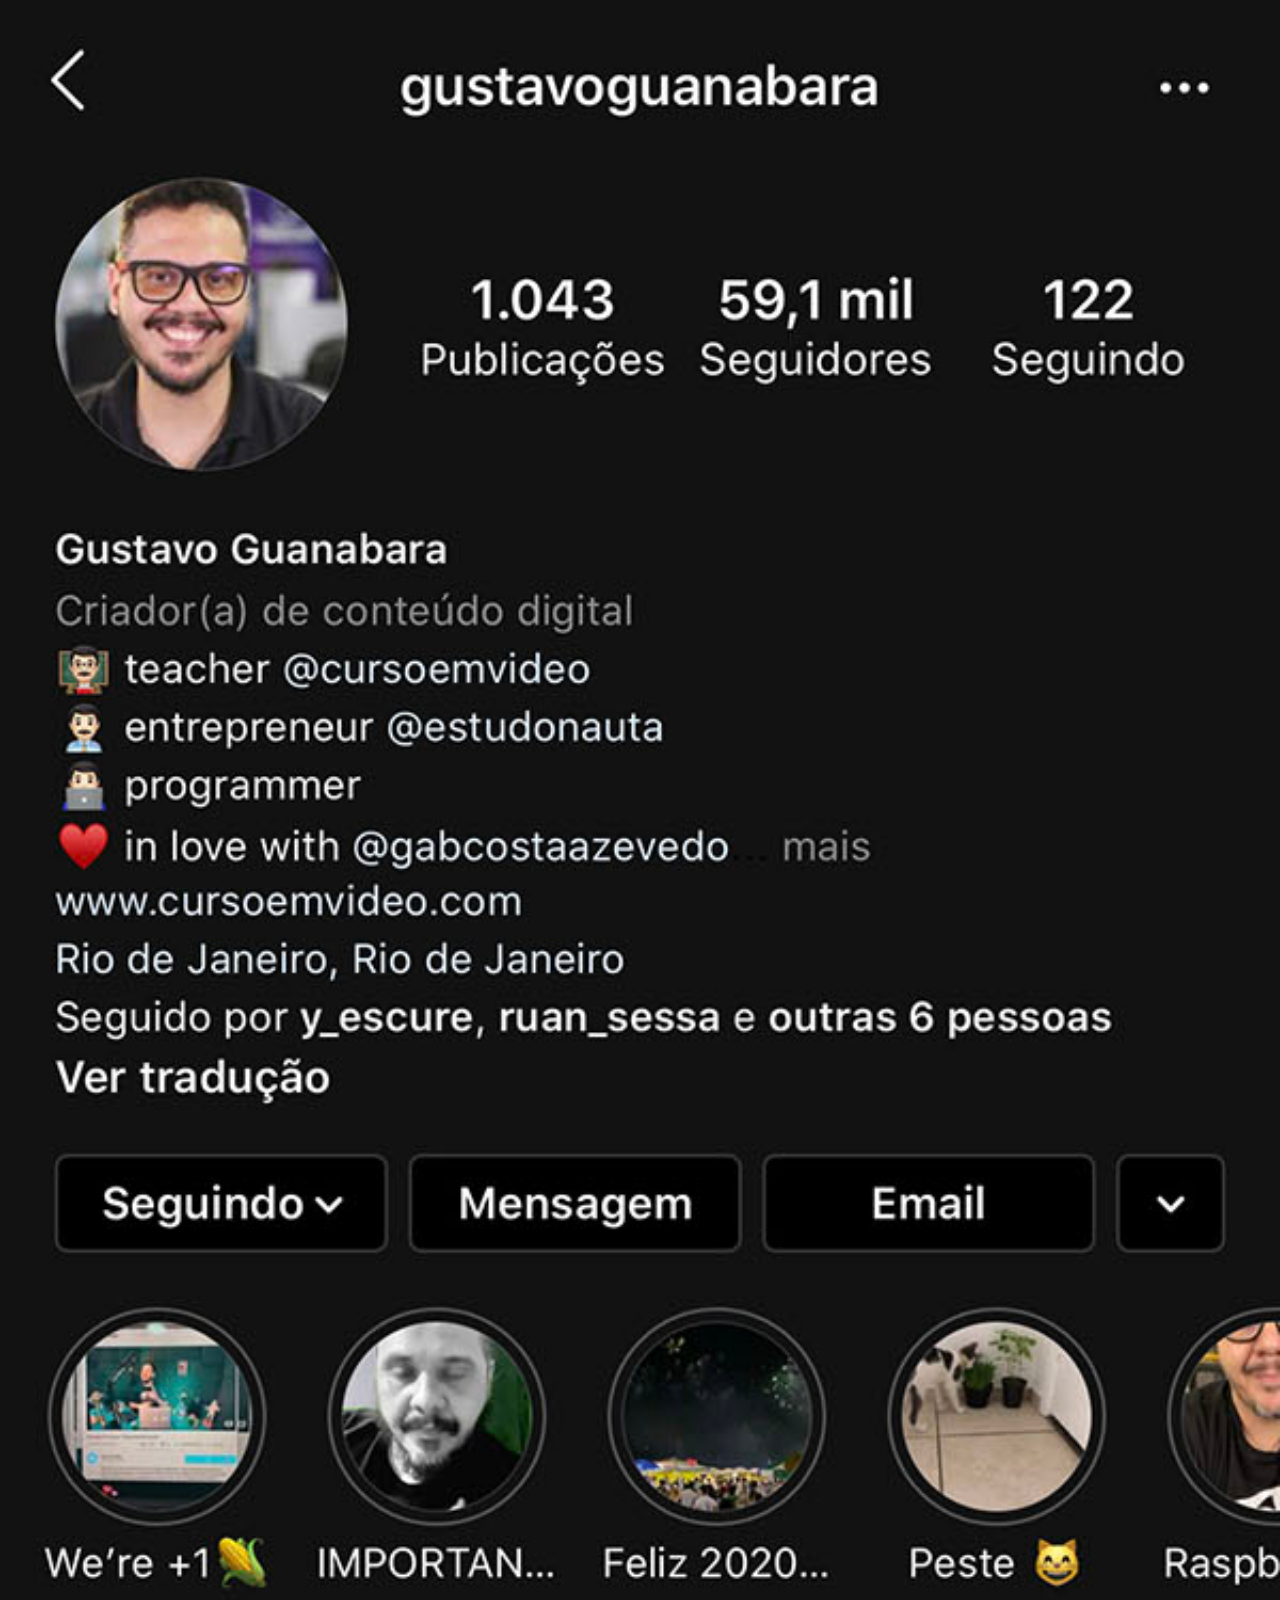
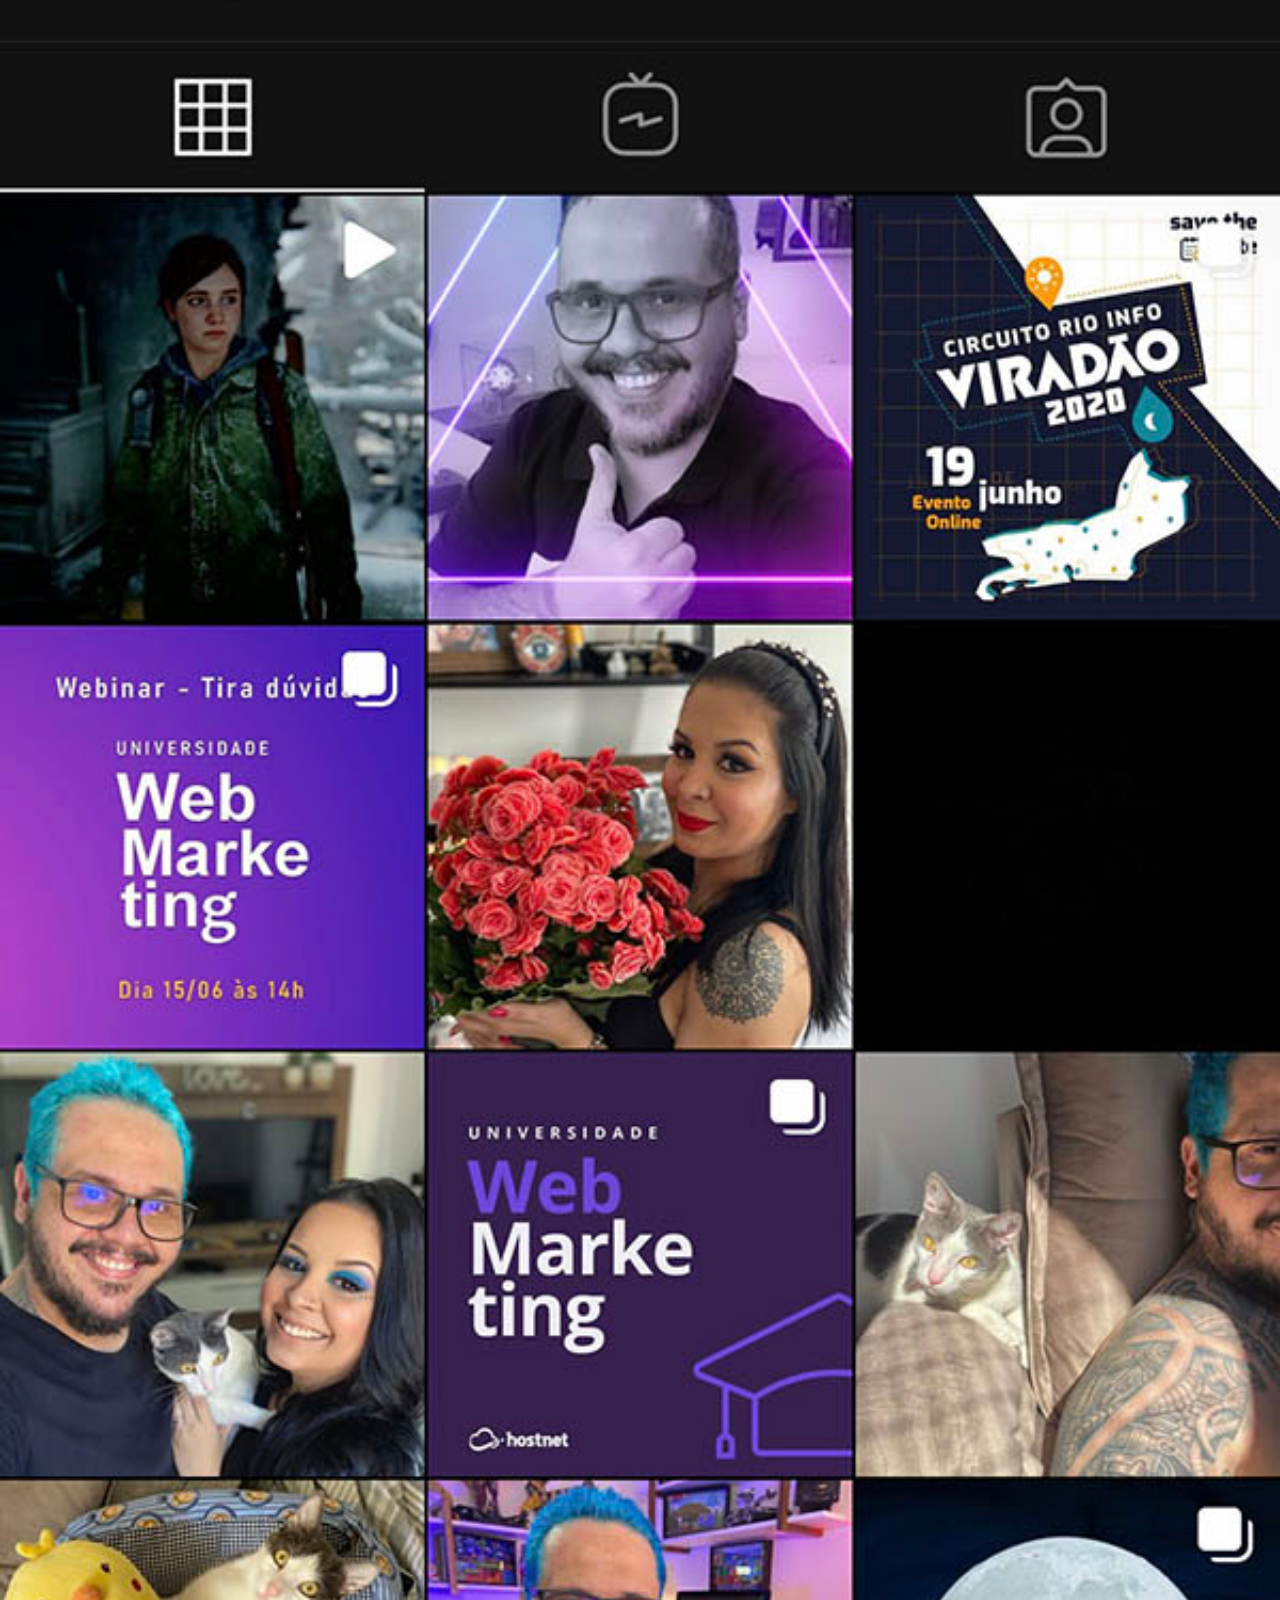
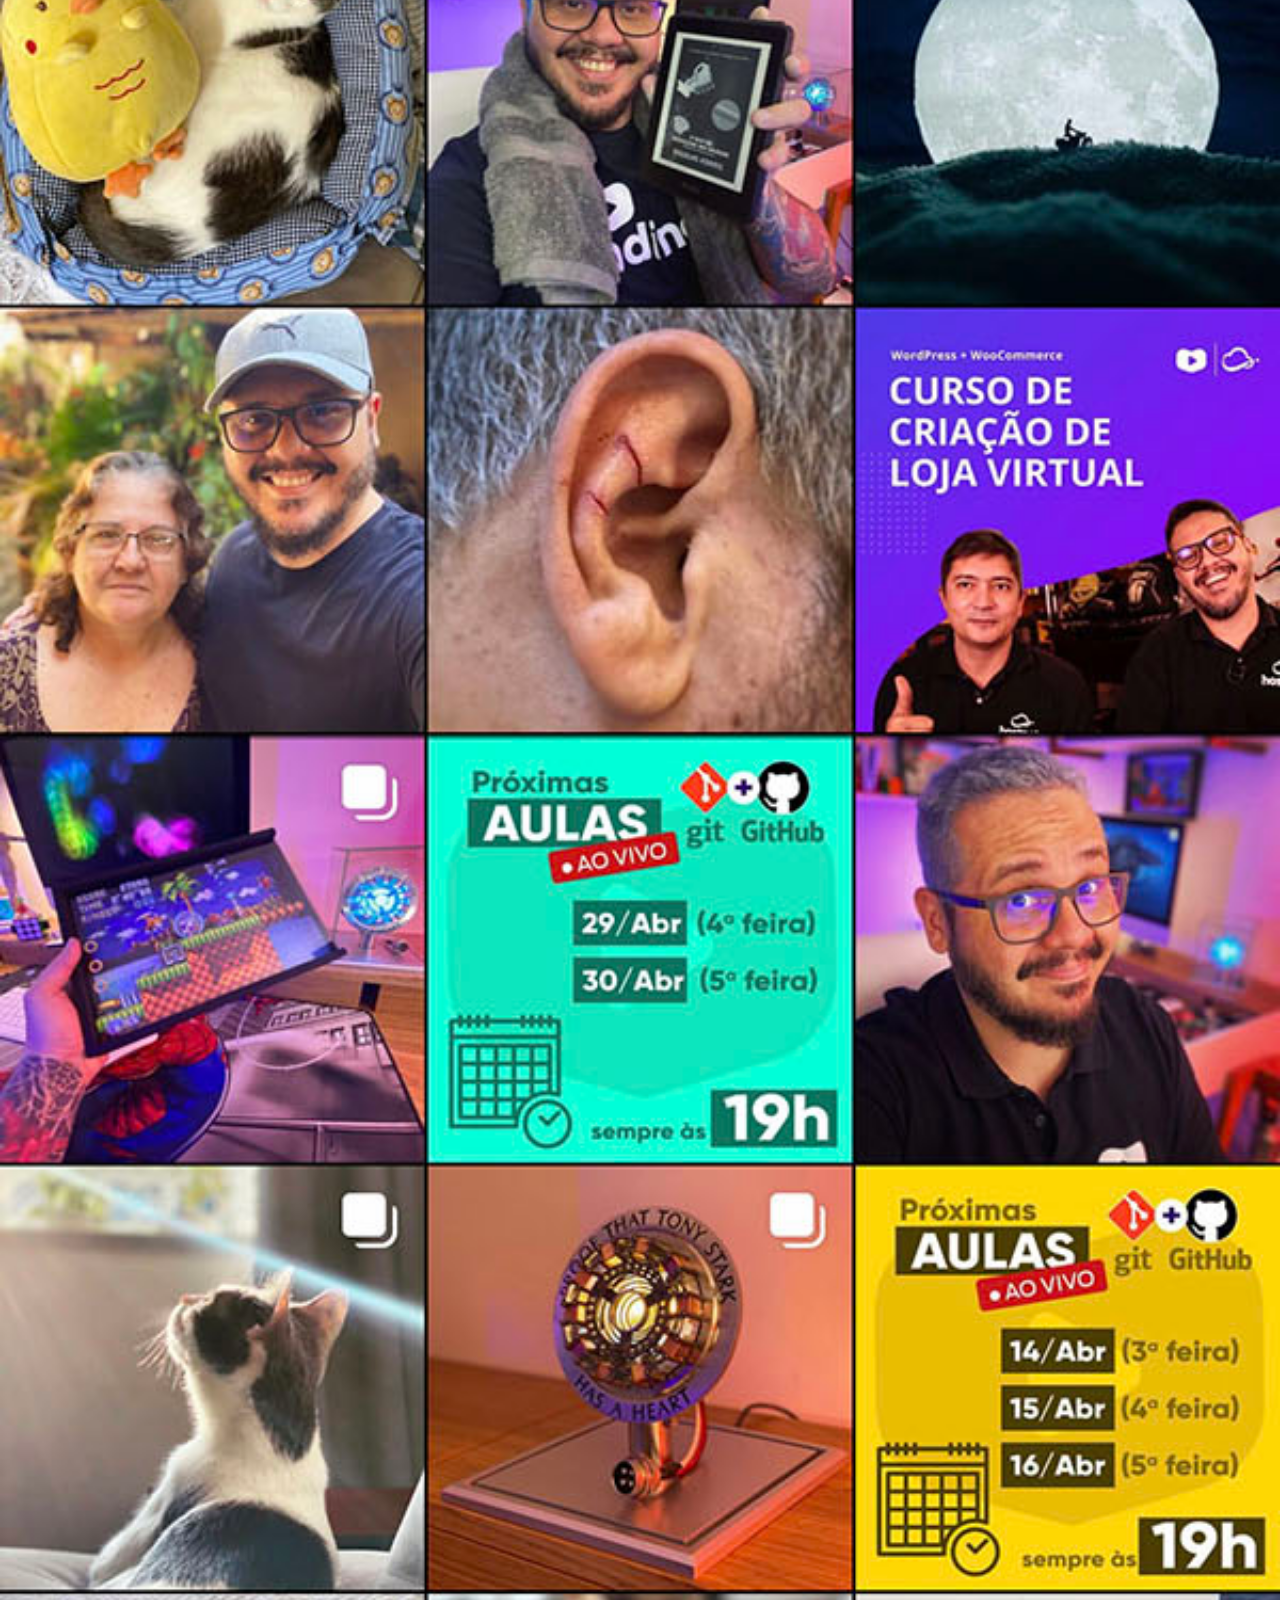
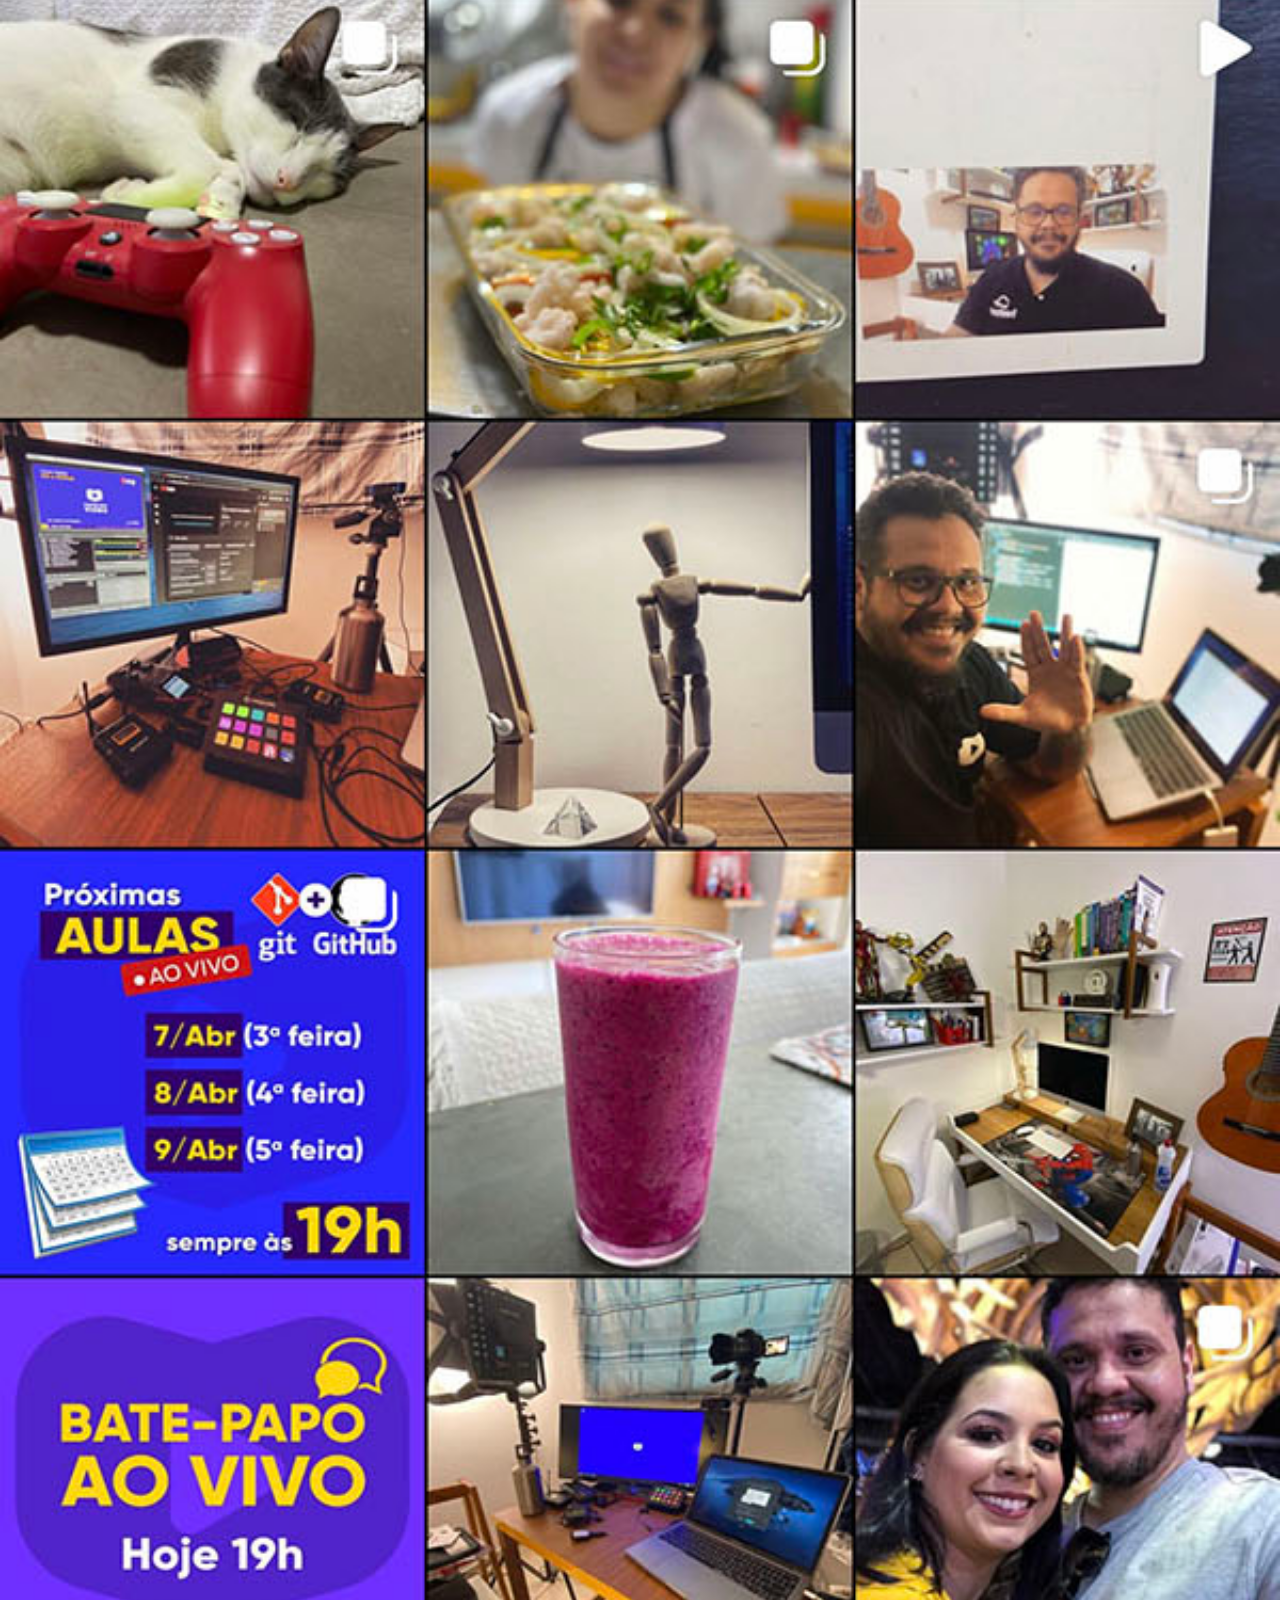
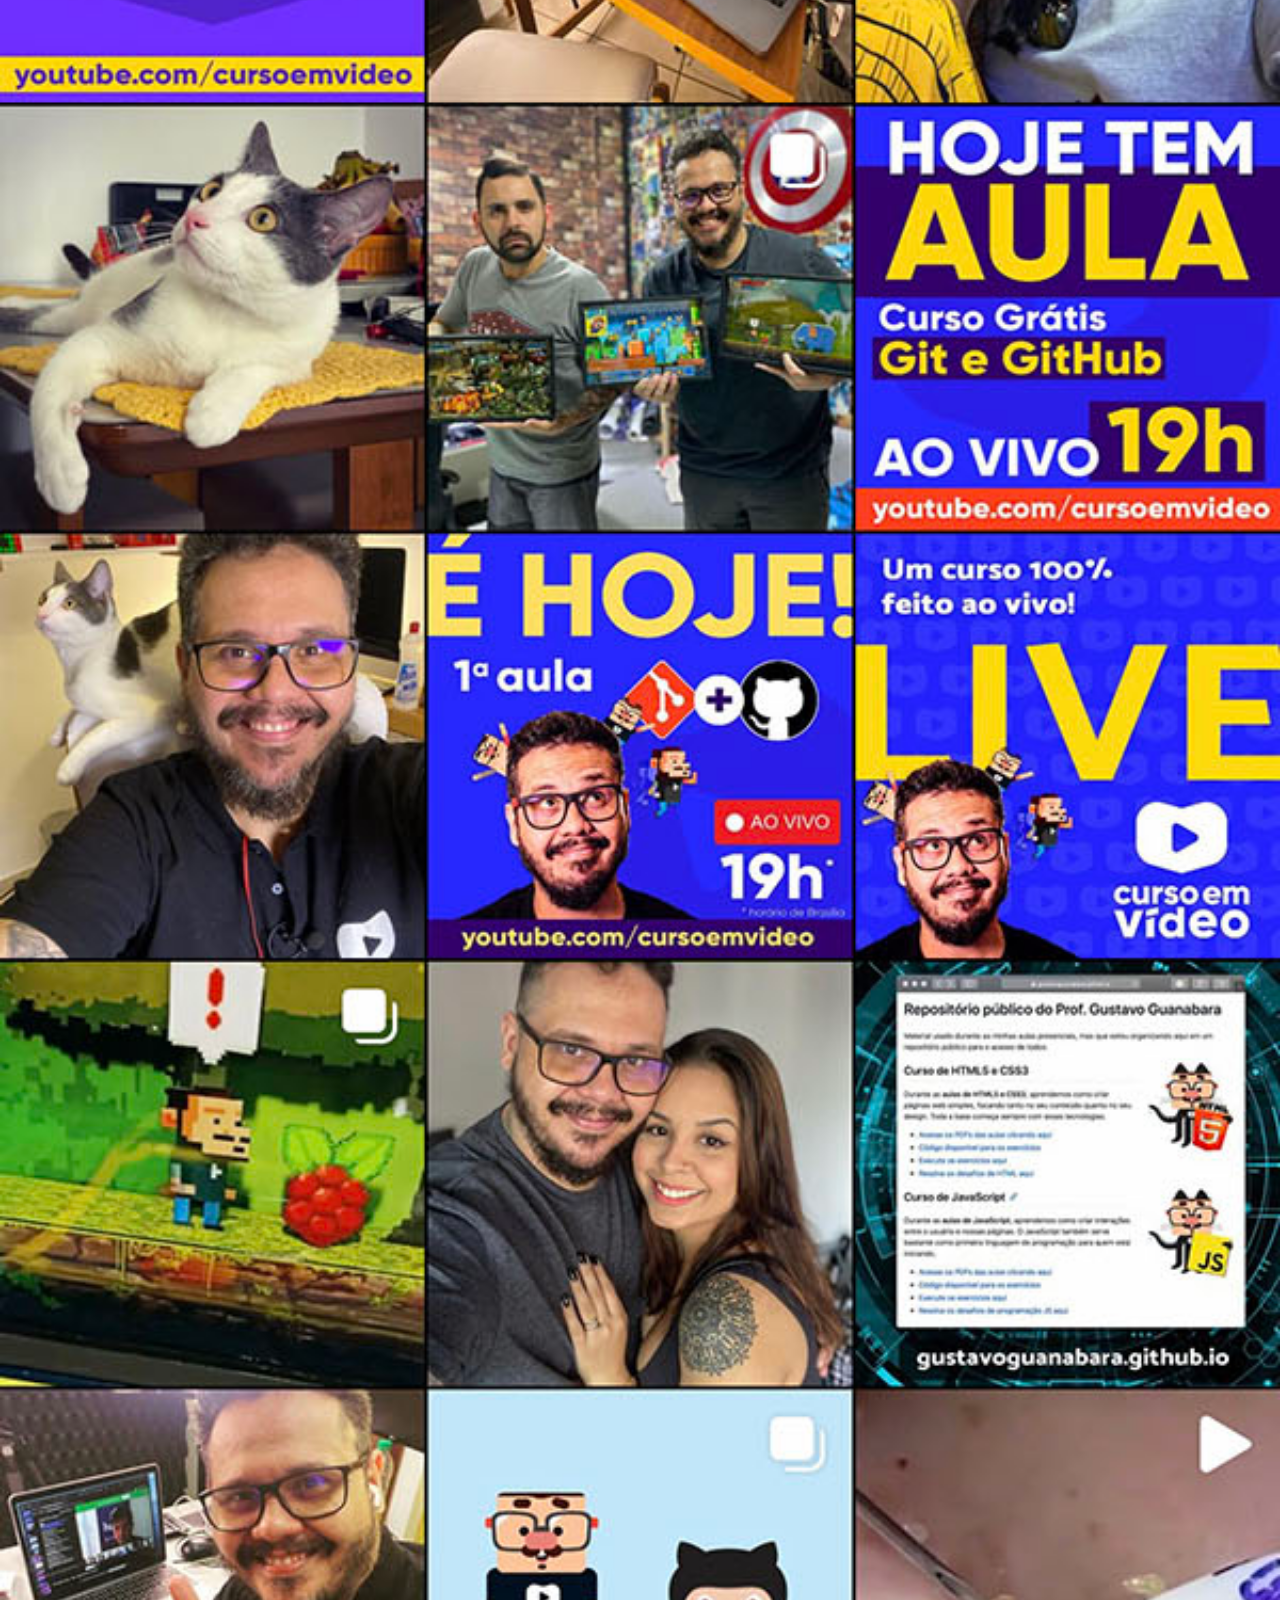
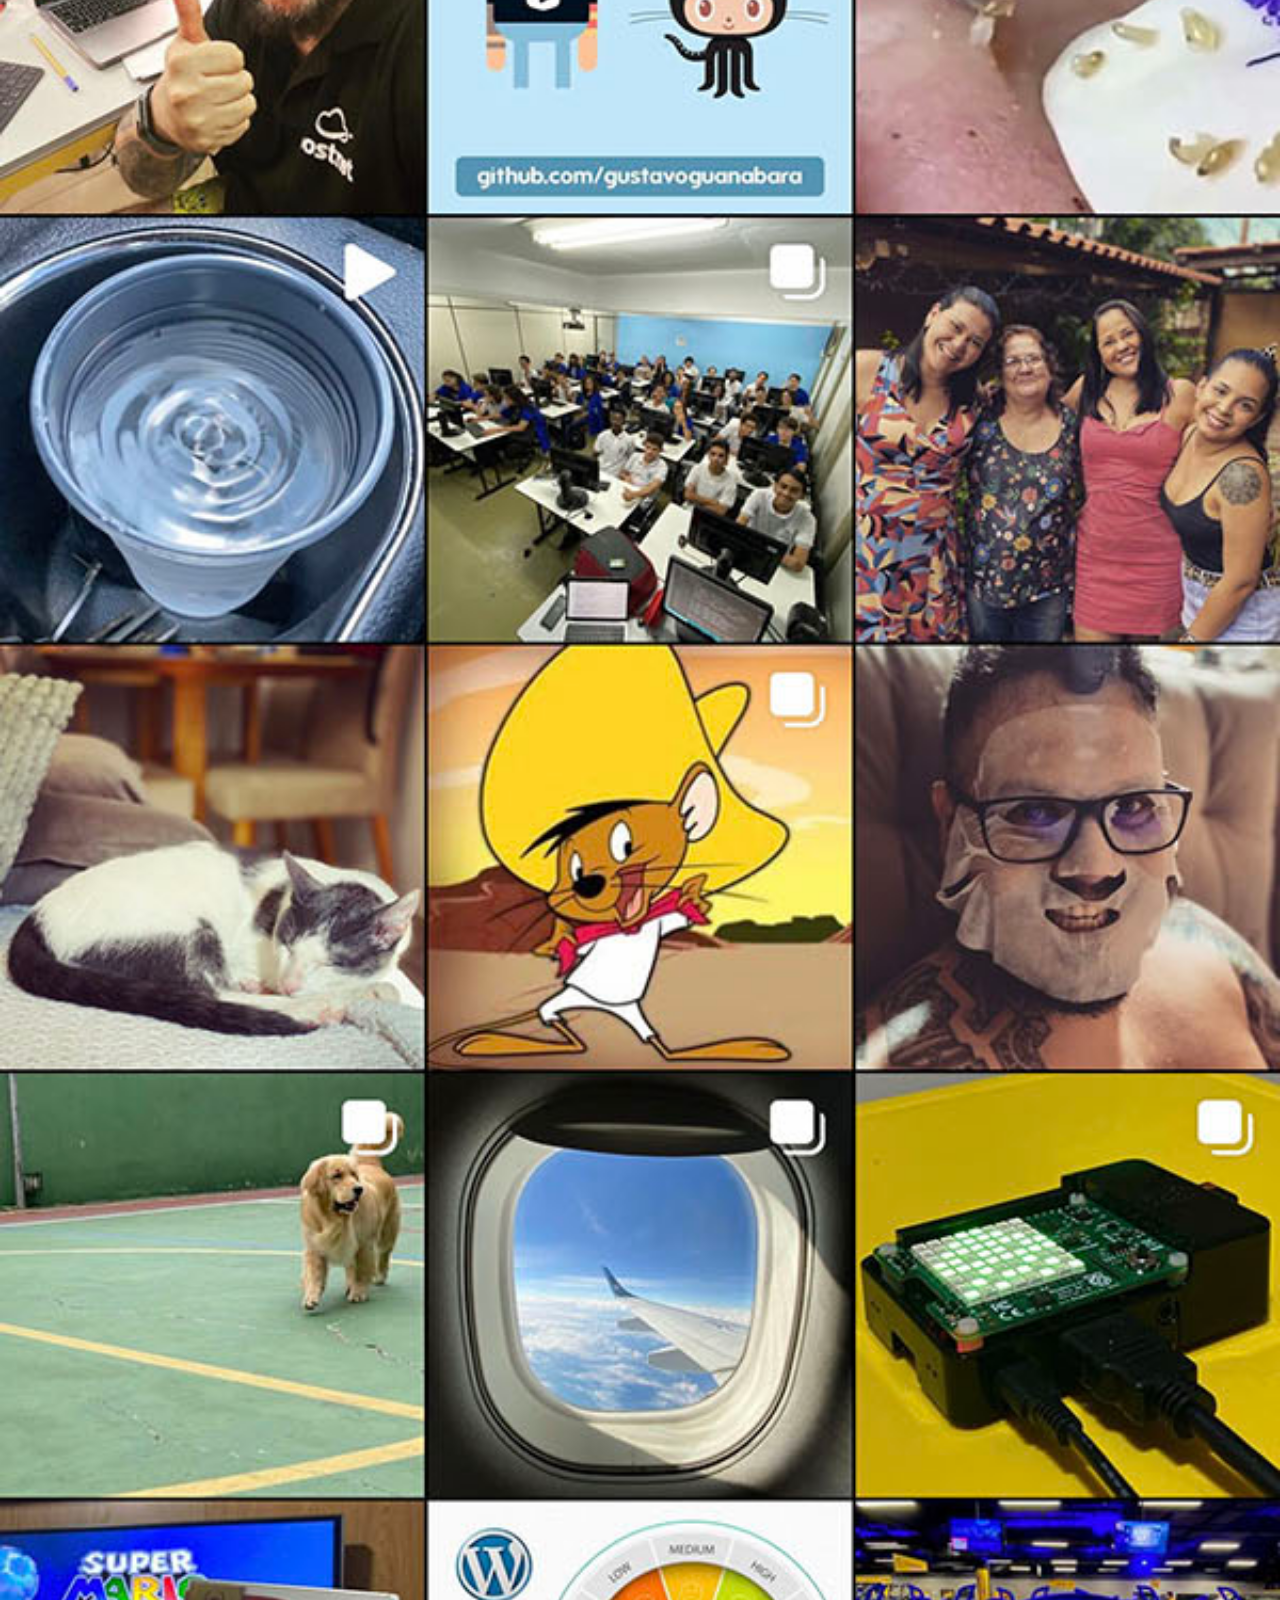
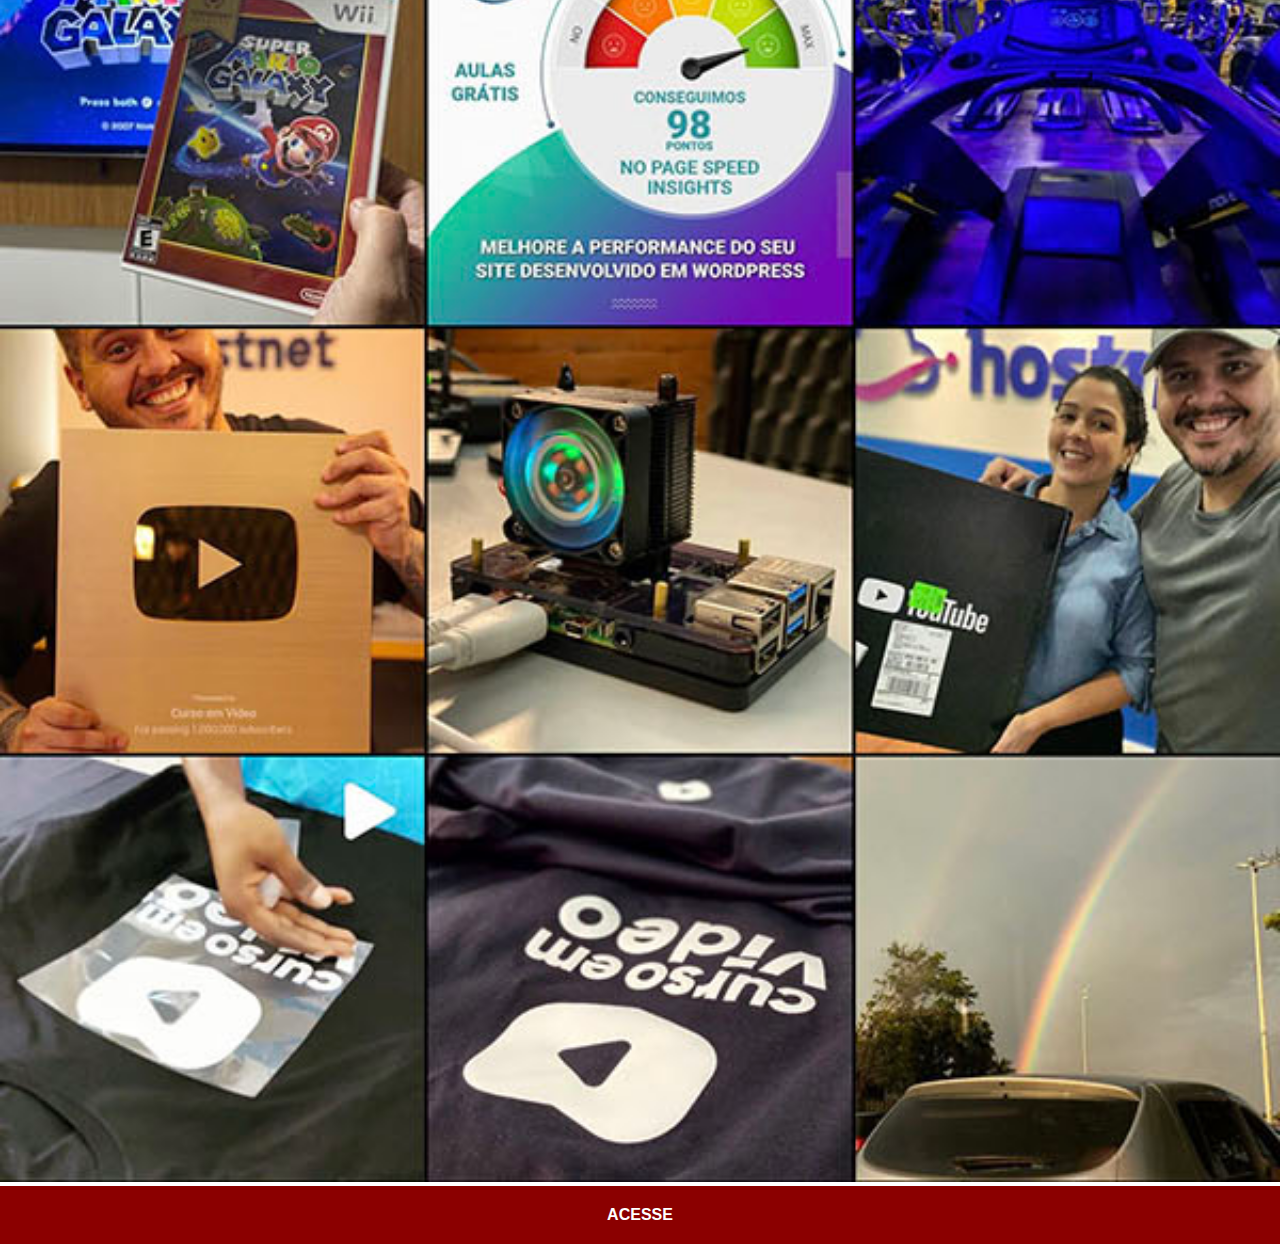
<file: instagram.html>
<!DOCTYPE html>
<html lang="pt-br">
<head>
    <meta charset="UTF-8">
    <meta name="viewport" content="width=device-width, initial-scale=1.0">
    <title>Instagram</title>
    <link rel="stylesheet" href="estilos/social.css">
</head>
<body>
   <img src="imagens/tela-instagram.jpg" alt="Instagram"> 
   <a href="https://www.instagram.com/gustavoguanabara/" target="_blank">ACESSE</a>
</body>
</html>
</file>
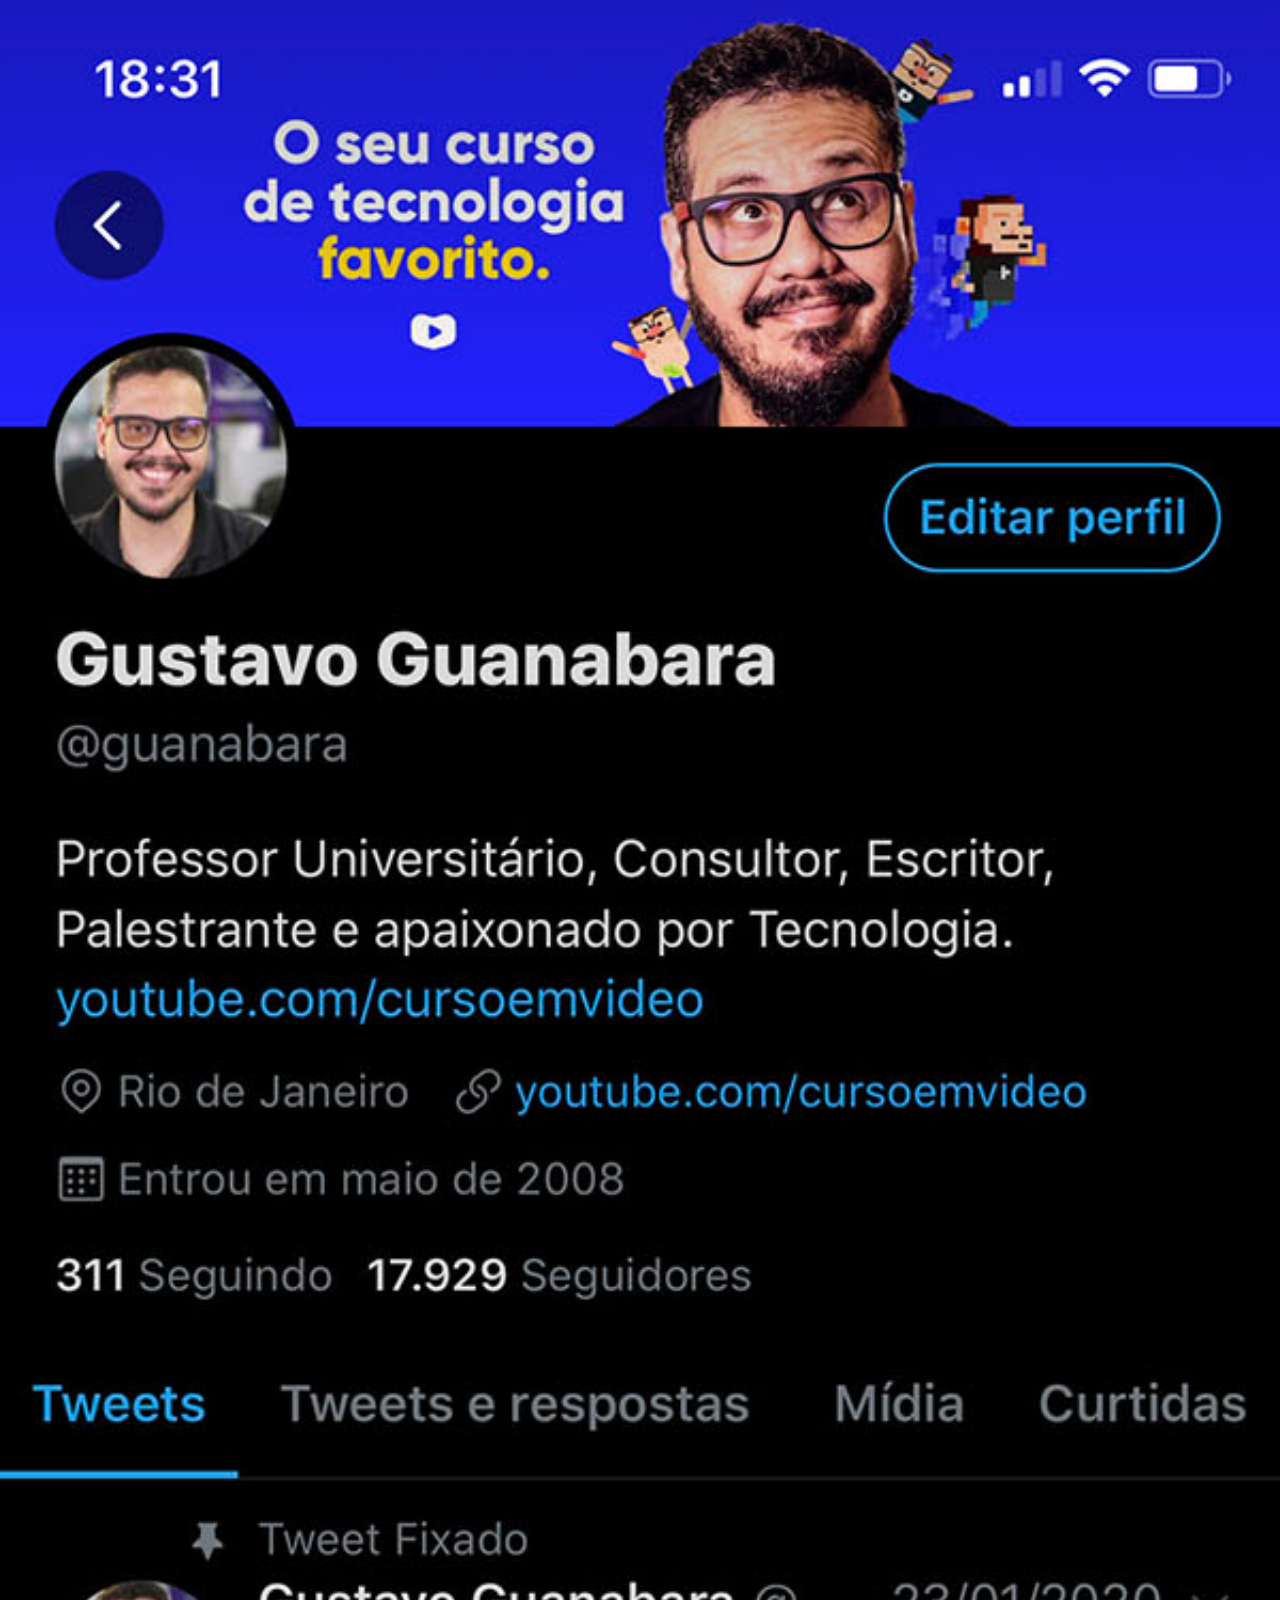
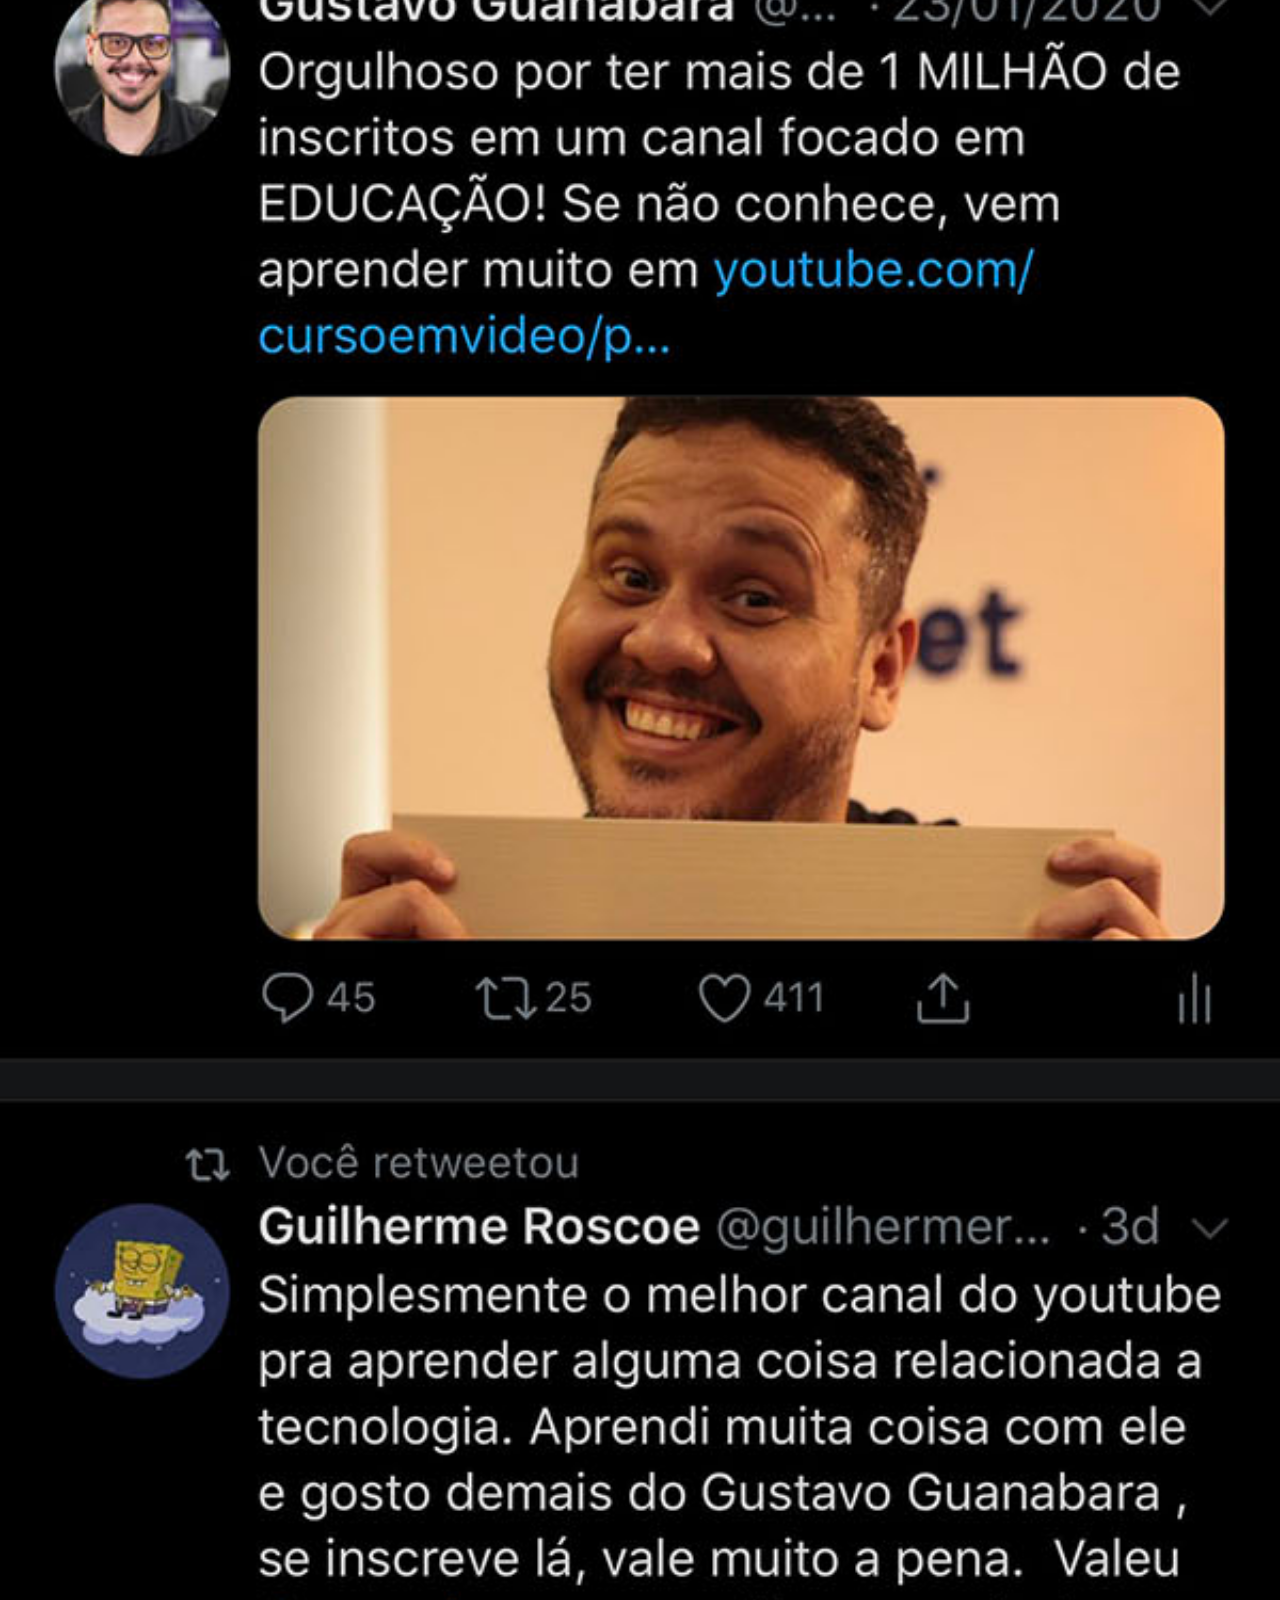
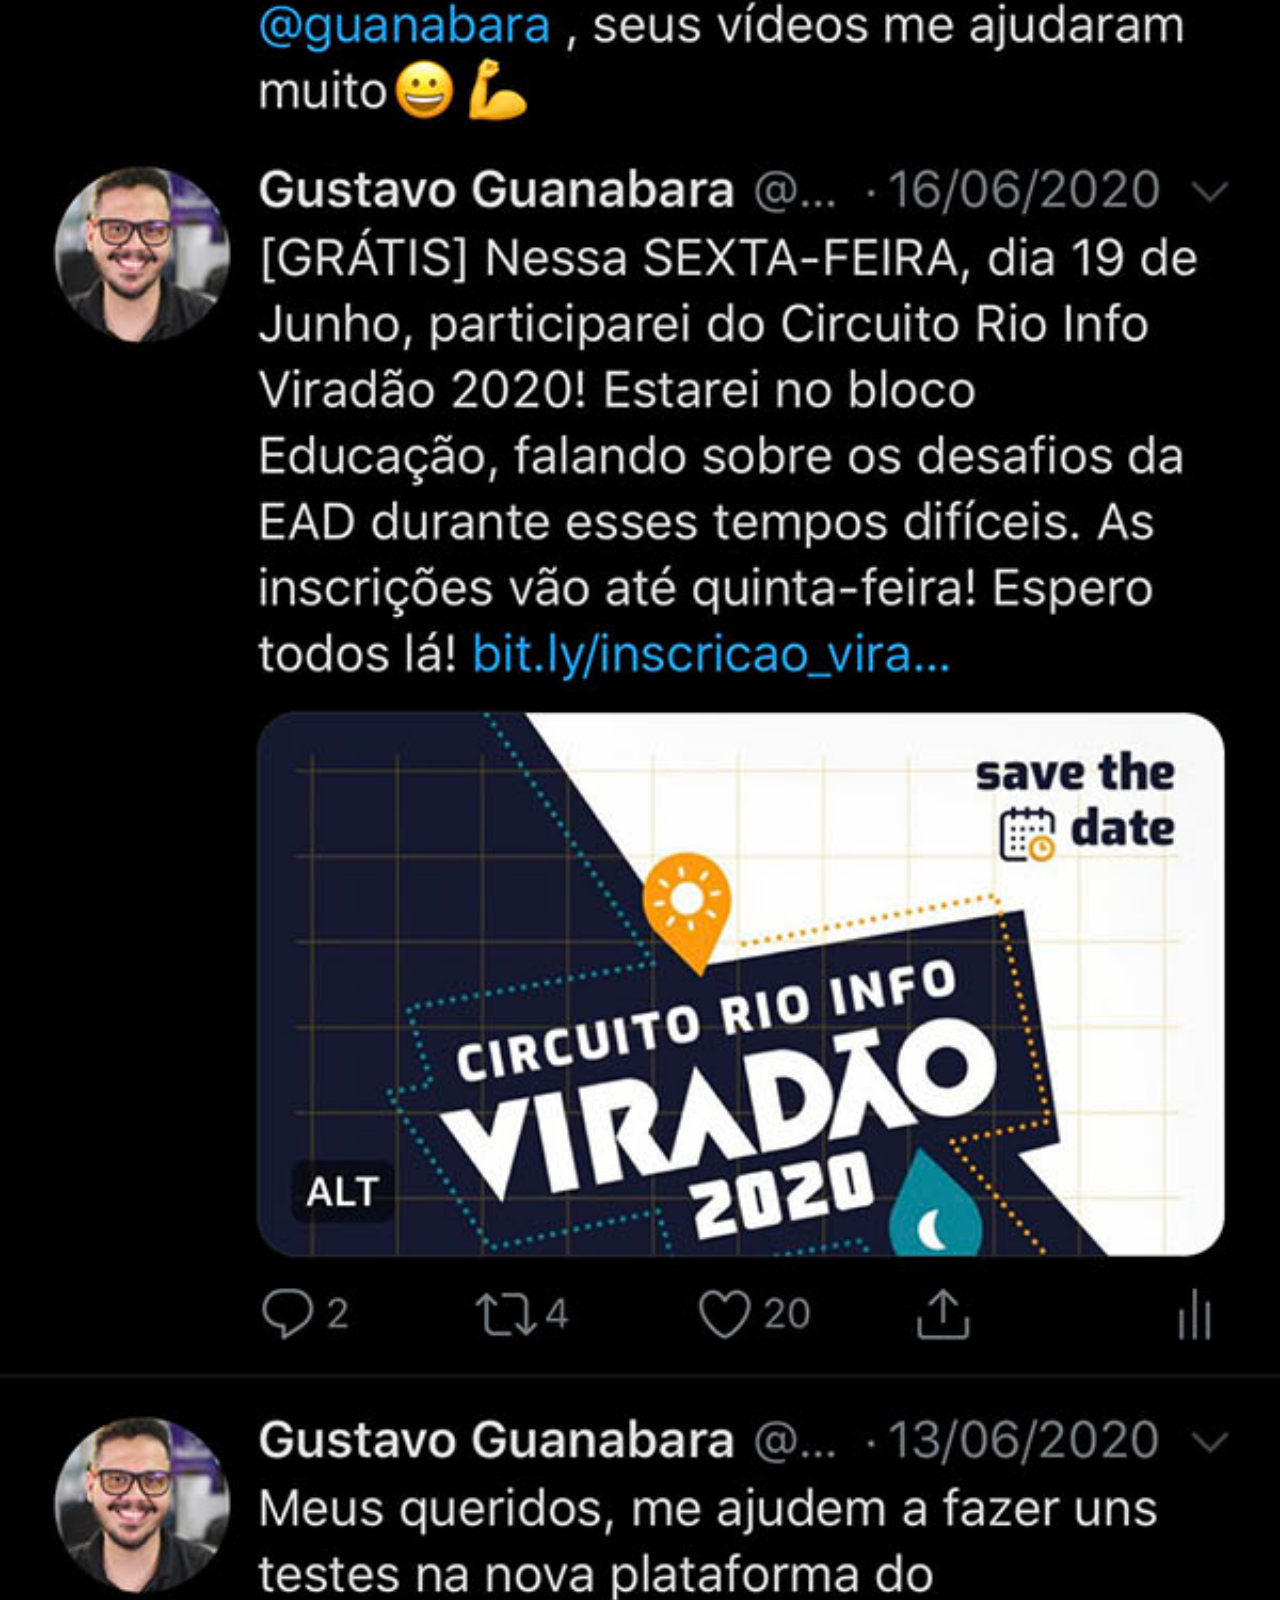
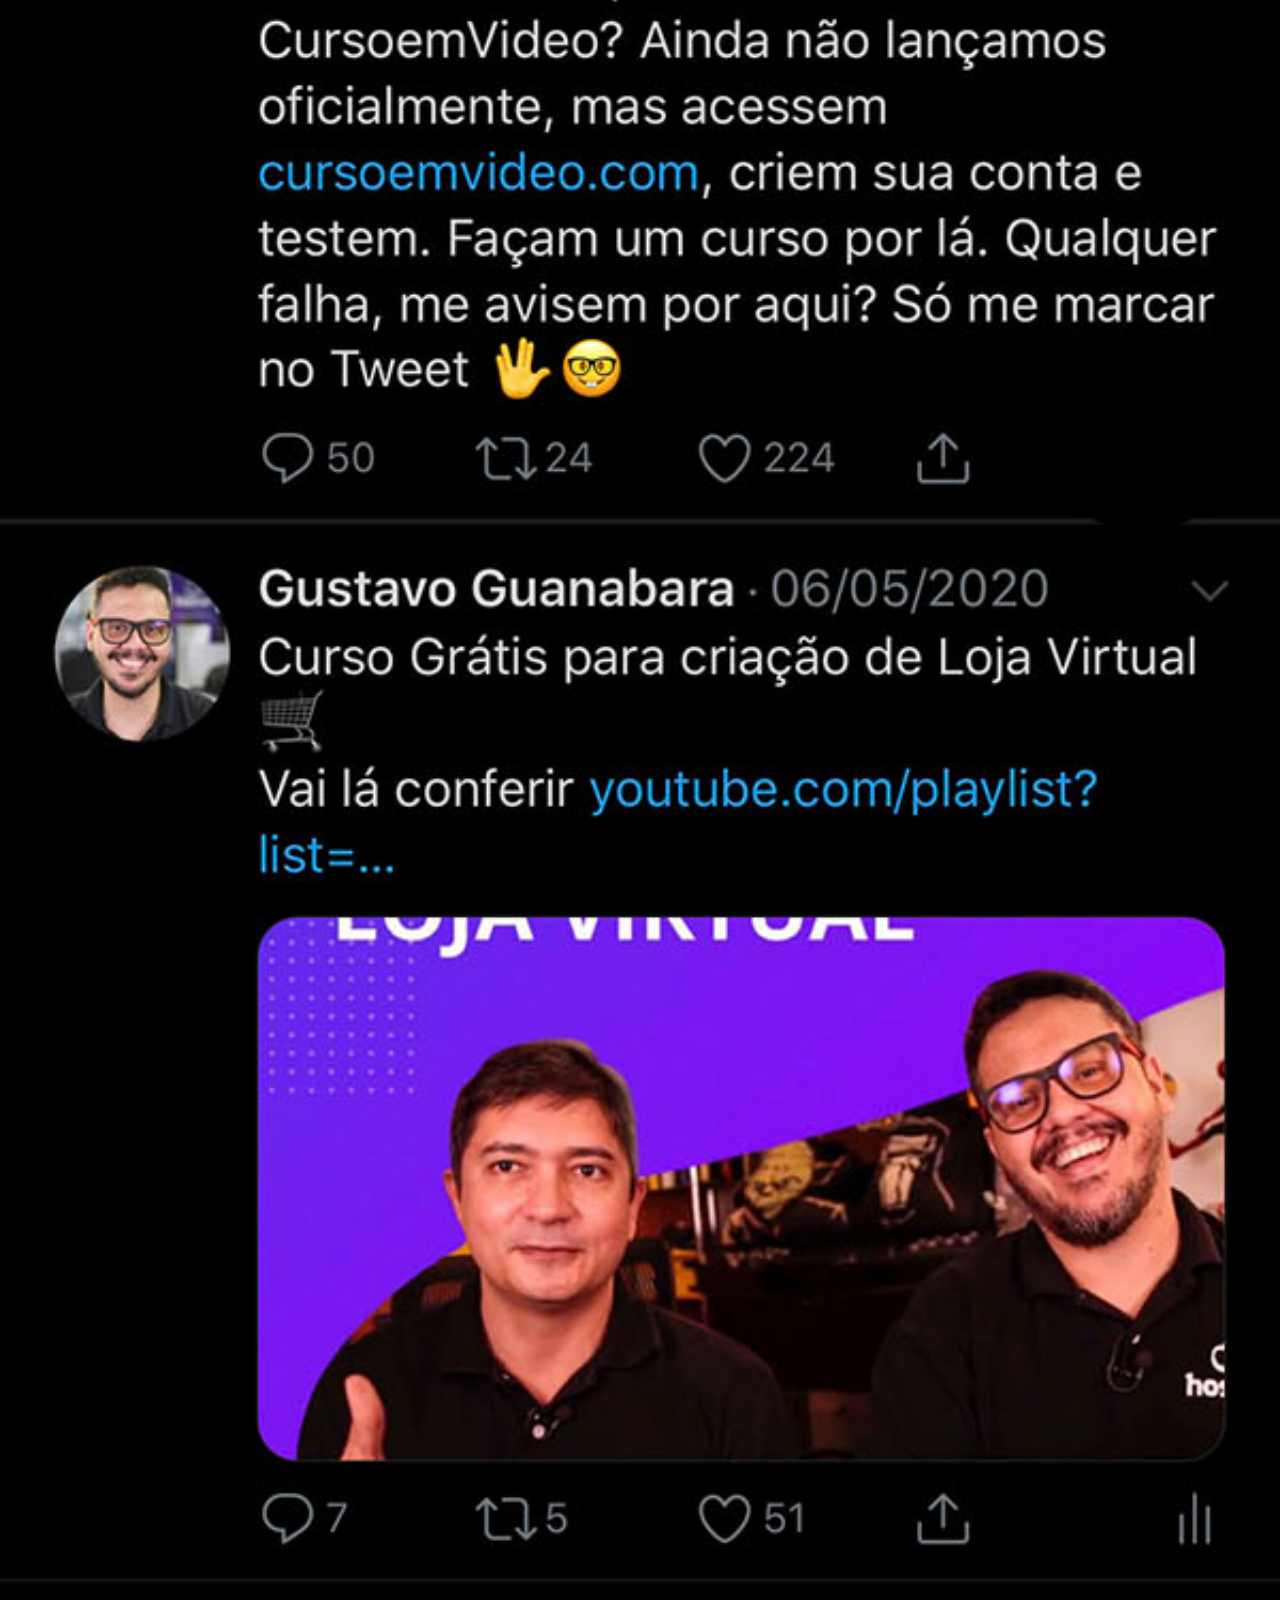
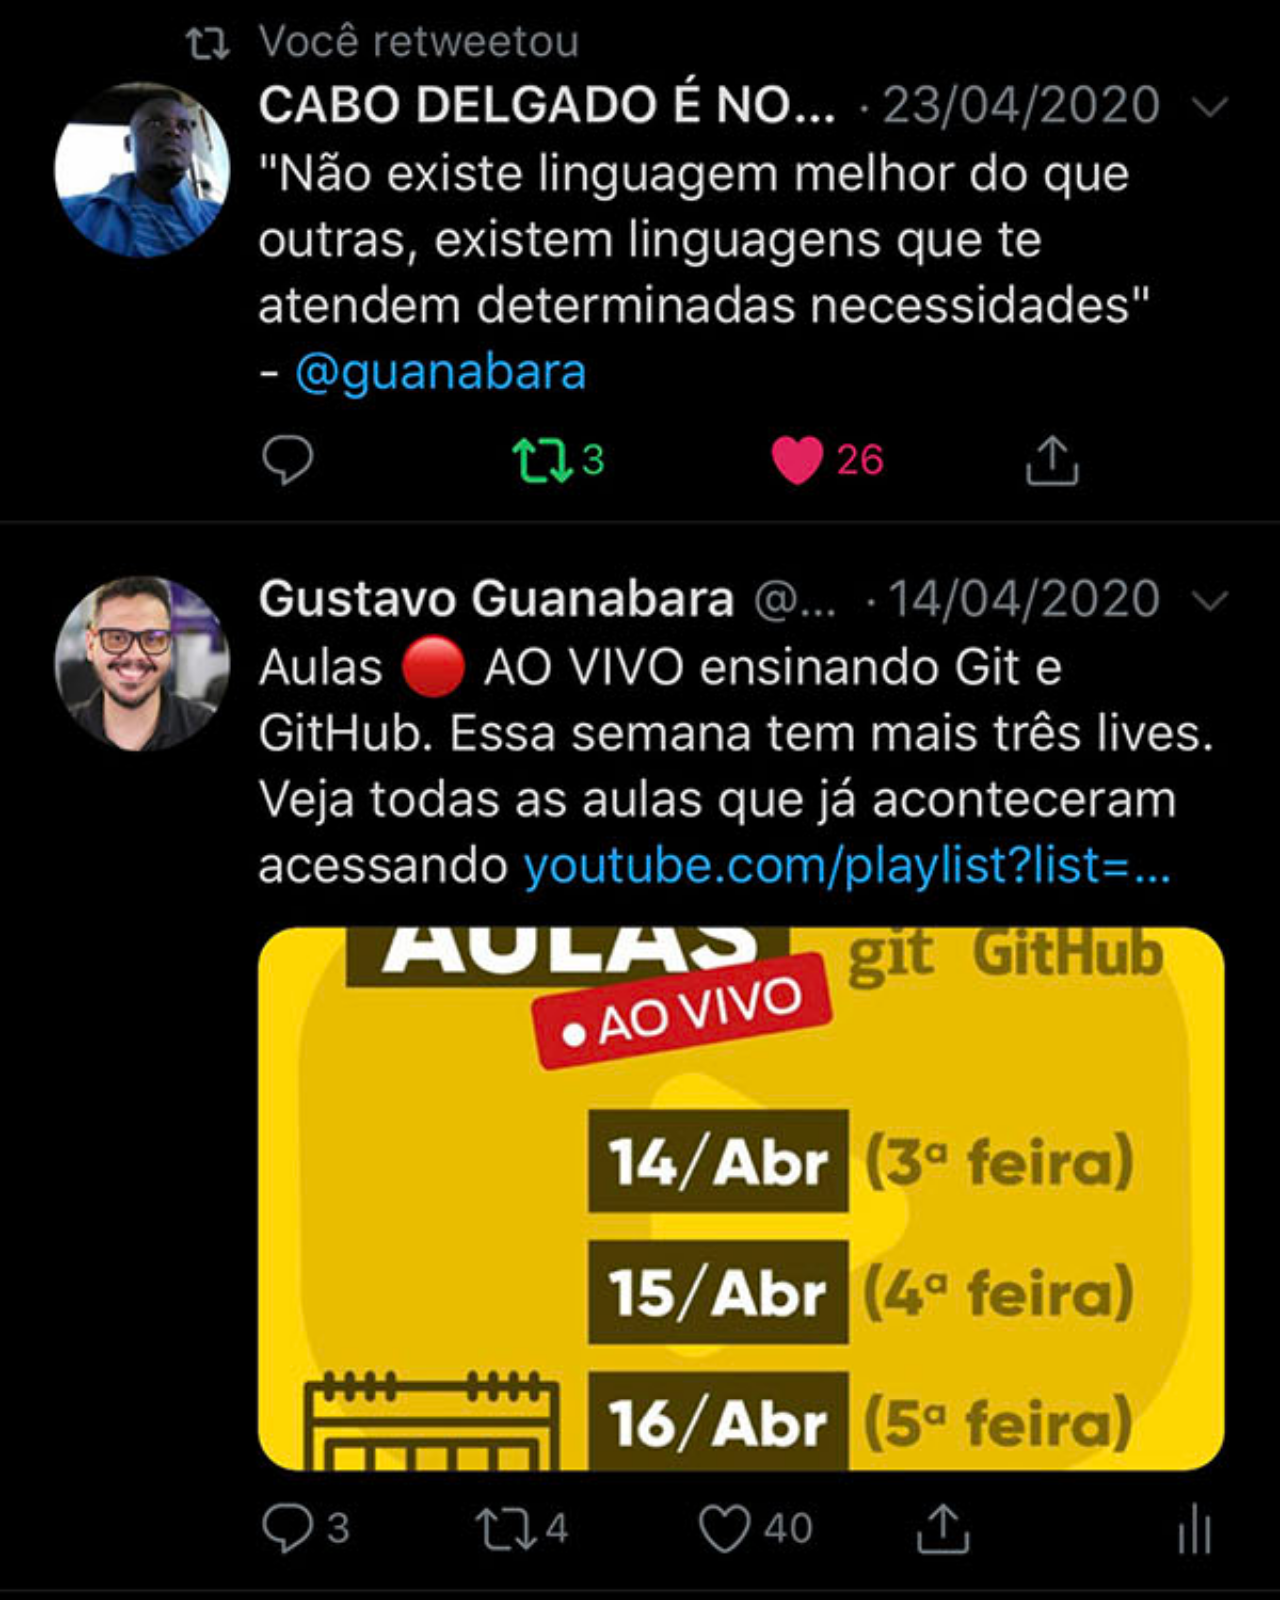
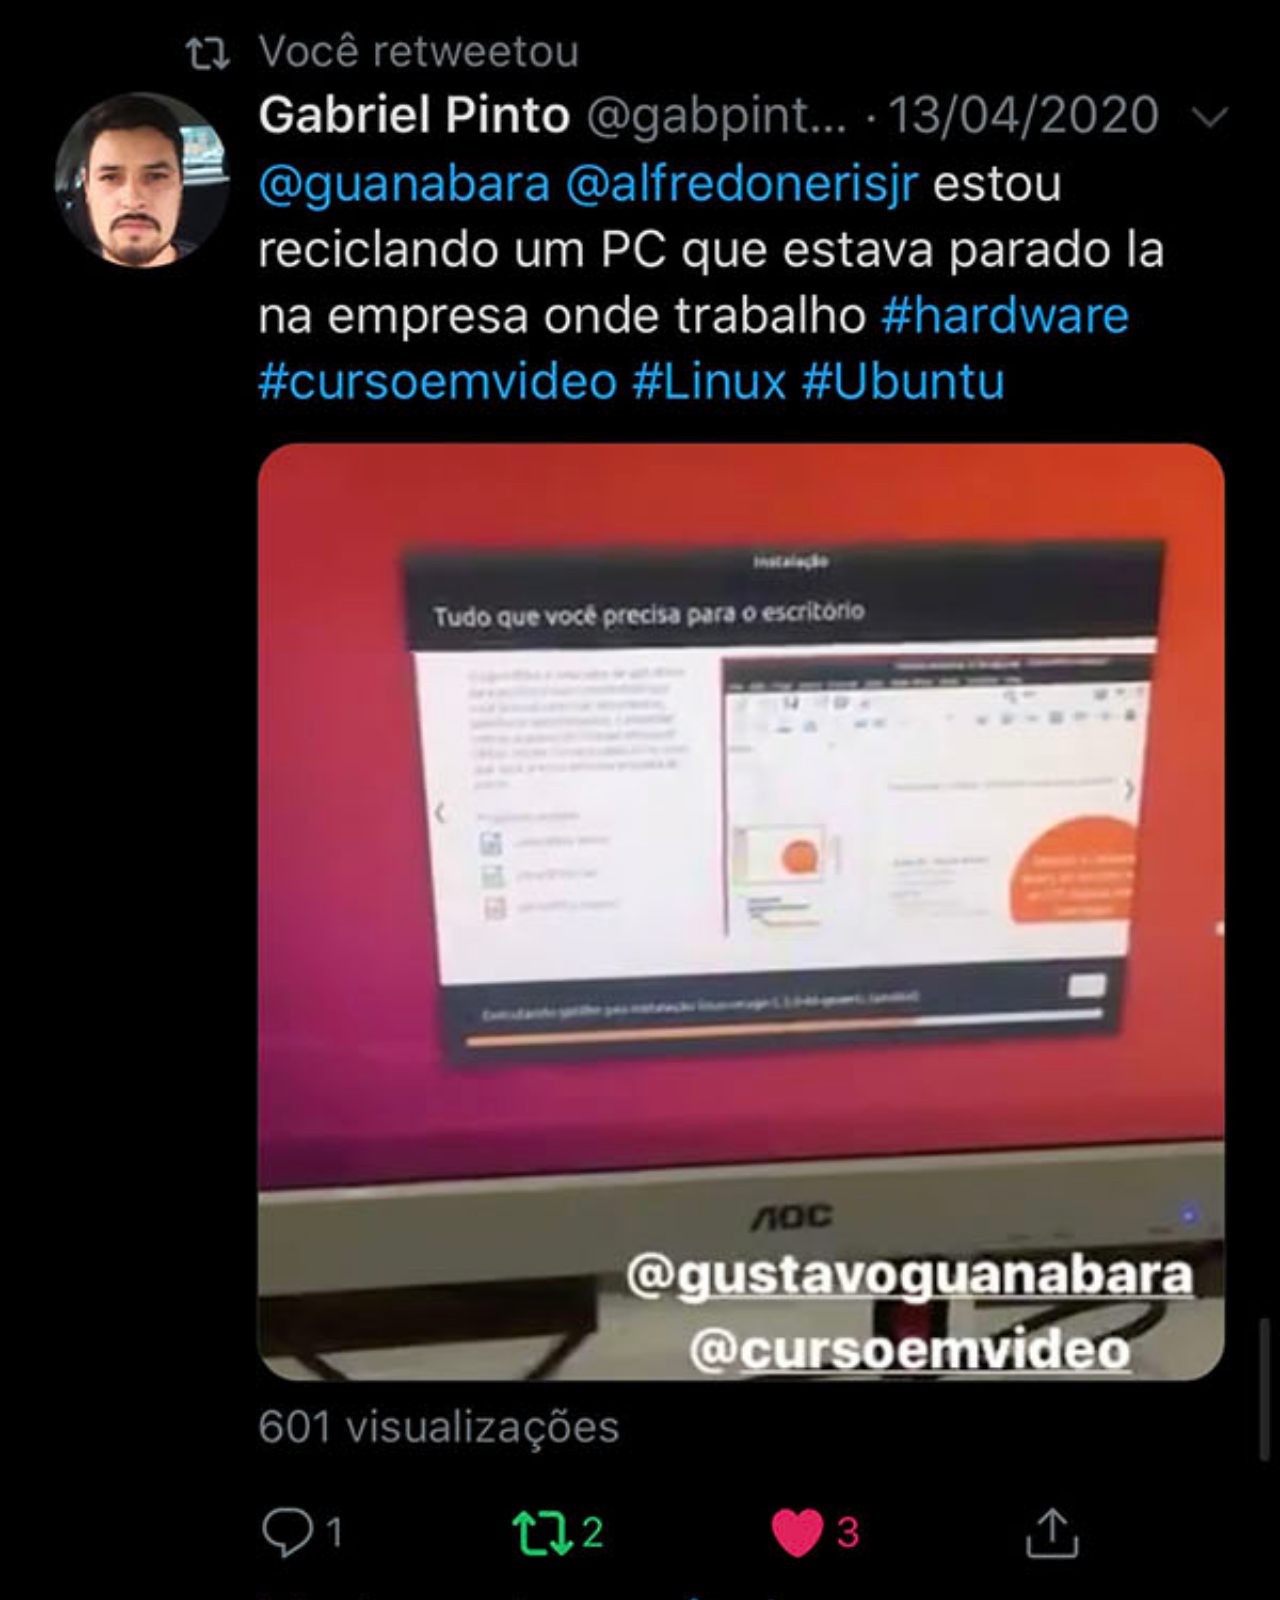
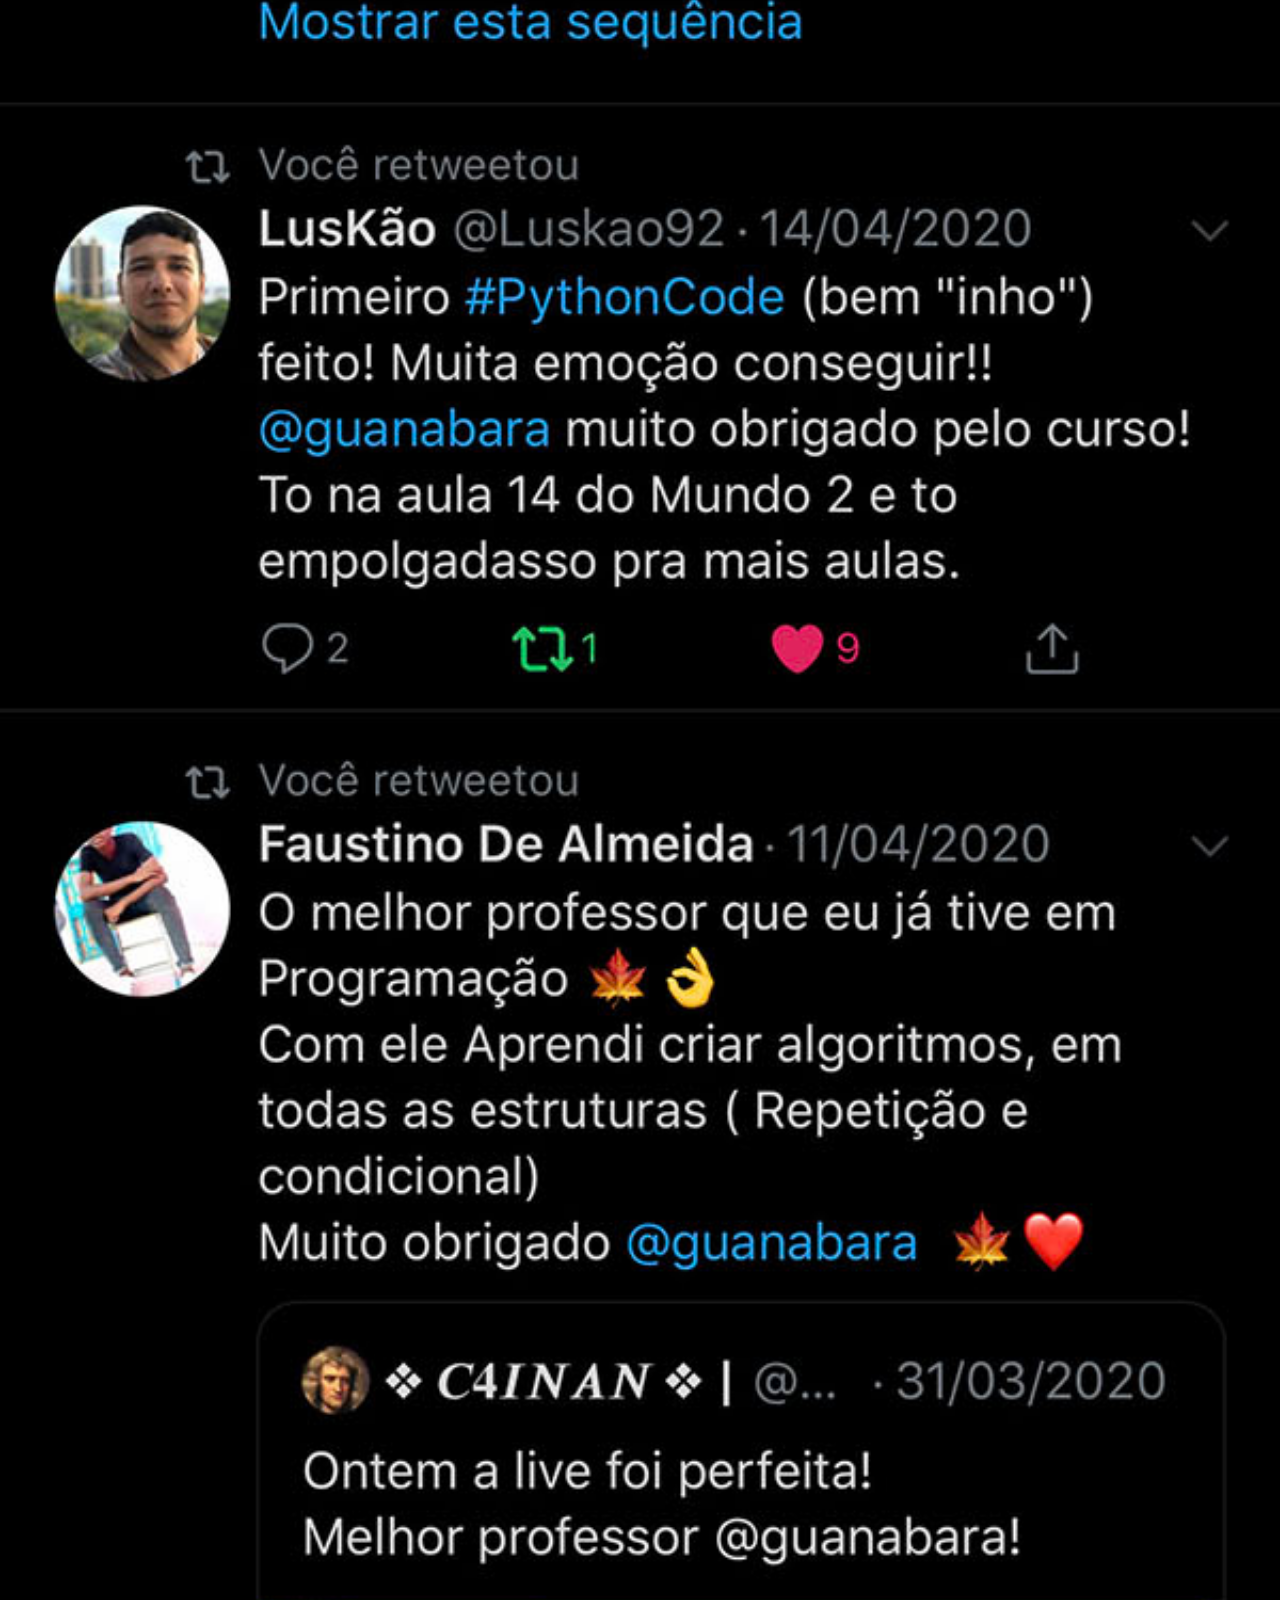
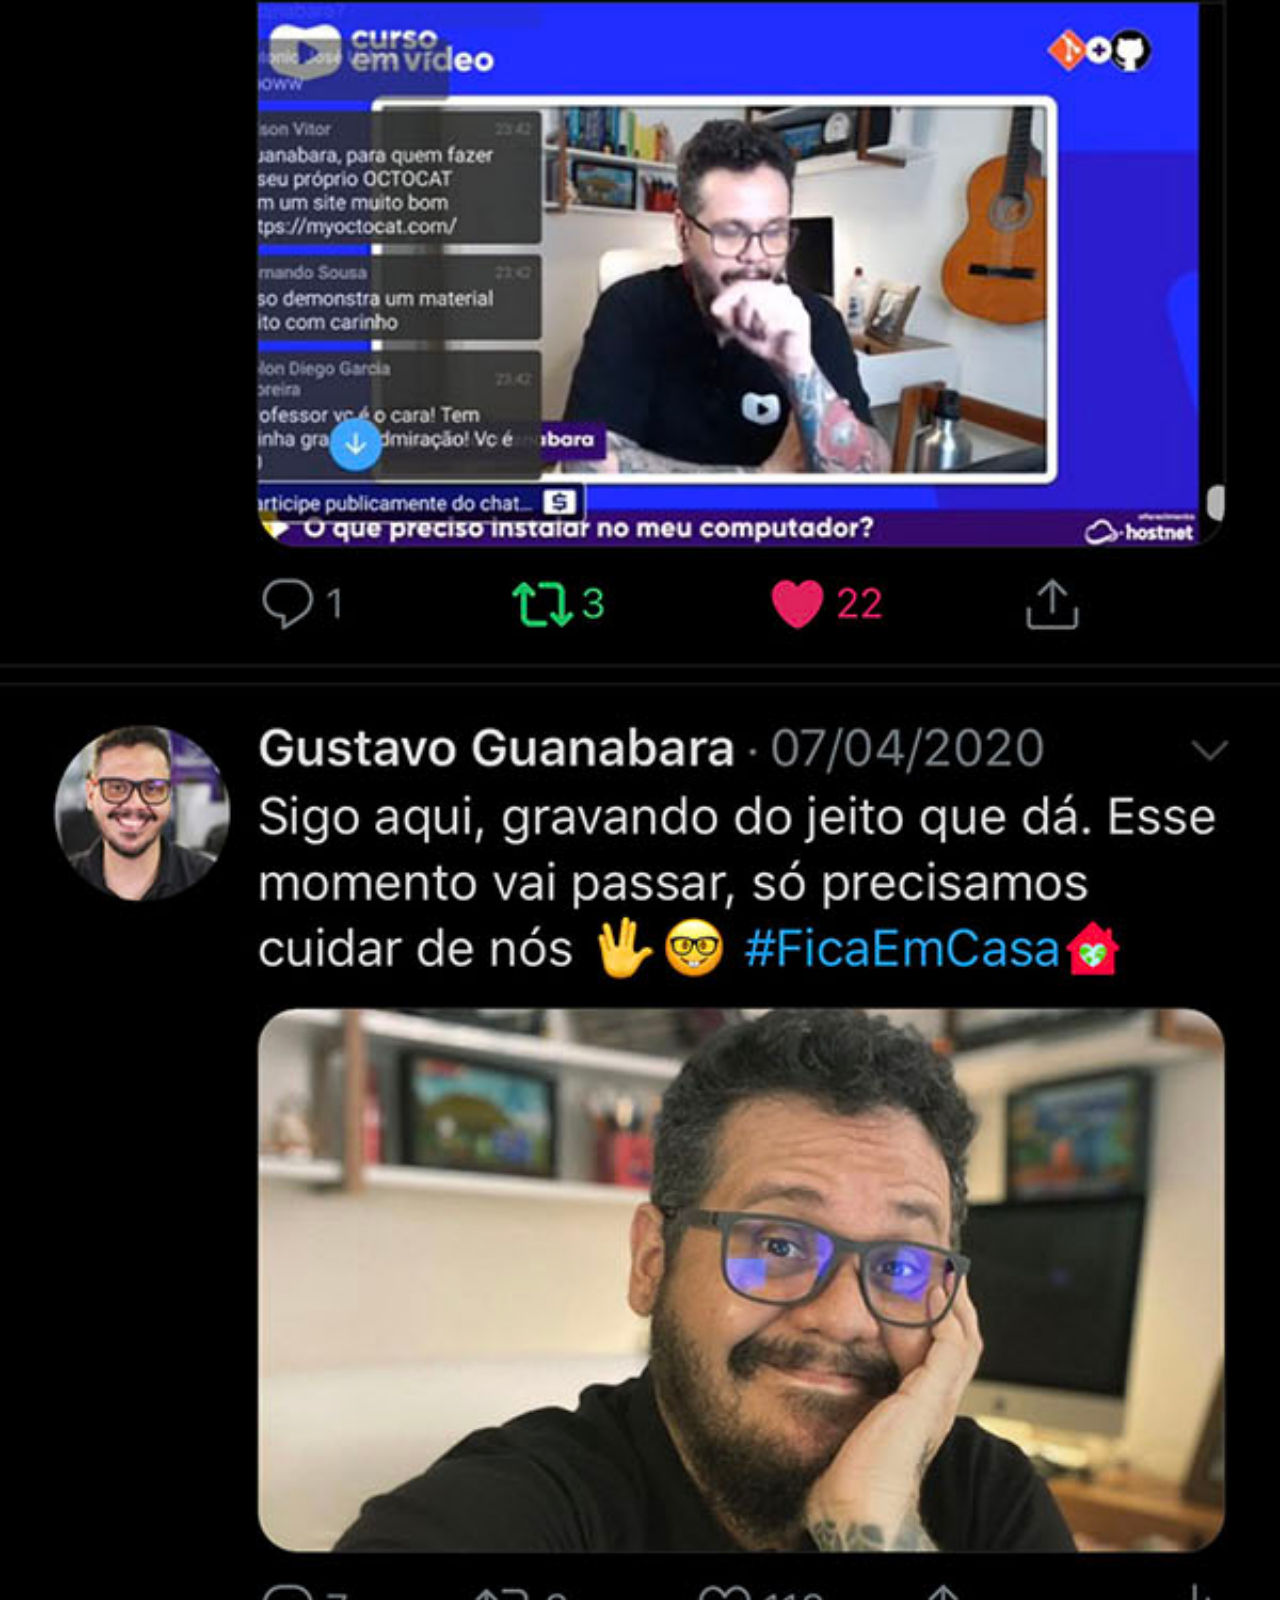
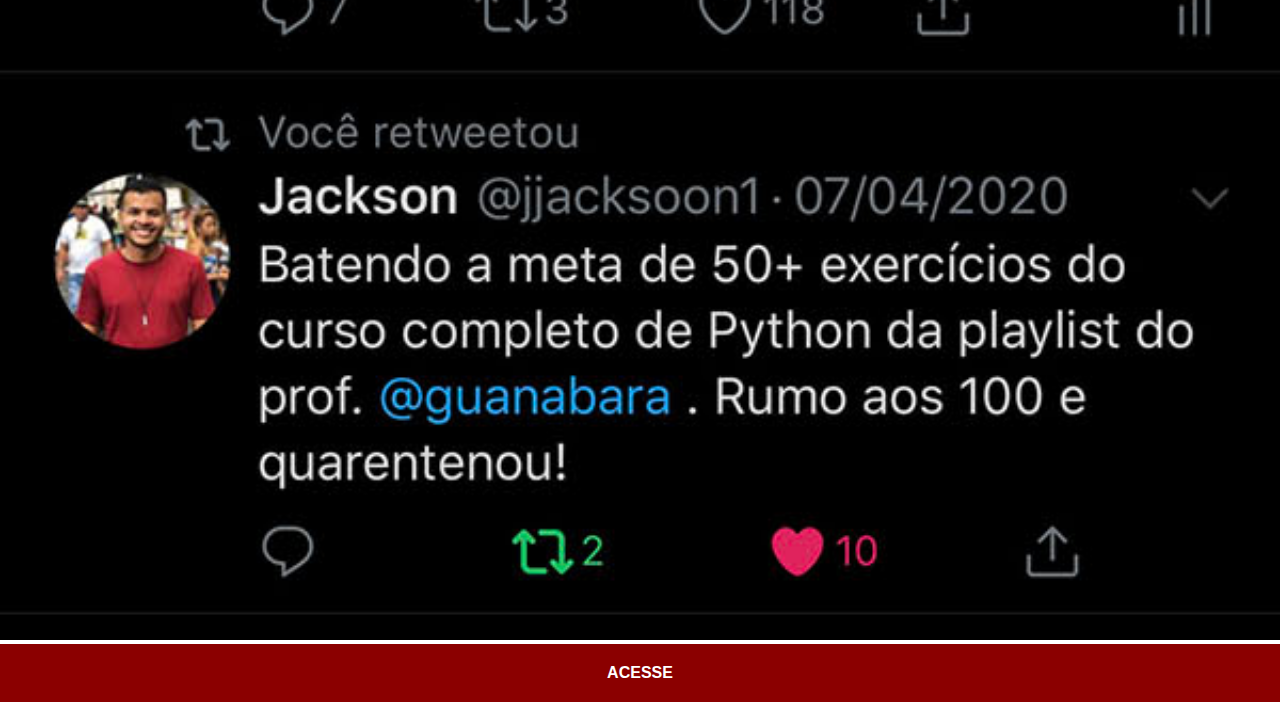
<file: twitter.html>
<!DOCTYPE html>
<html lang="pt-br">
<head>
    <meta charset="UTF-8">
    <meta name="viewport" content="width=device-width, initial-scale=1.0">
    <title>Twitter</title>
    <link rel="stylesheet" href="estilos/social.css">
</head>
<body>
    <img src="imagens/tela-twitter.jpg" alt="Twitter">
    <a href="https://x.com/guanabara" target="_blank">ACESSE</a>
</body>
</html>
</file>
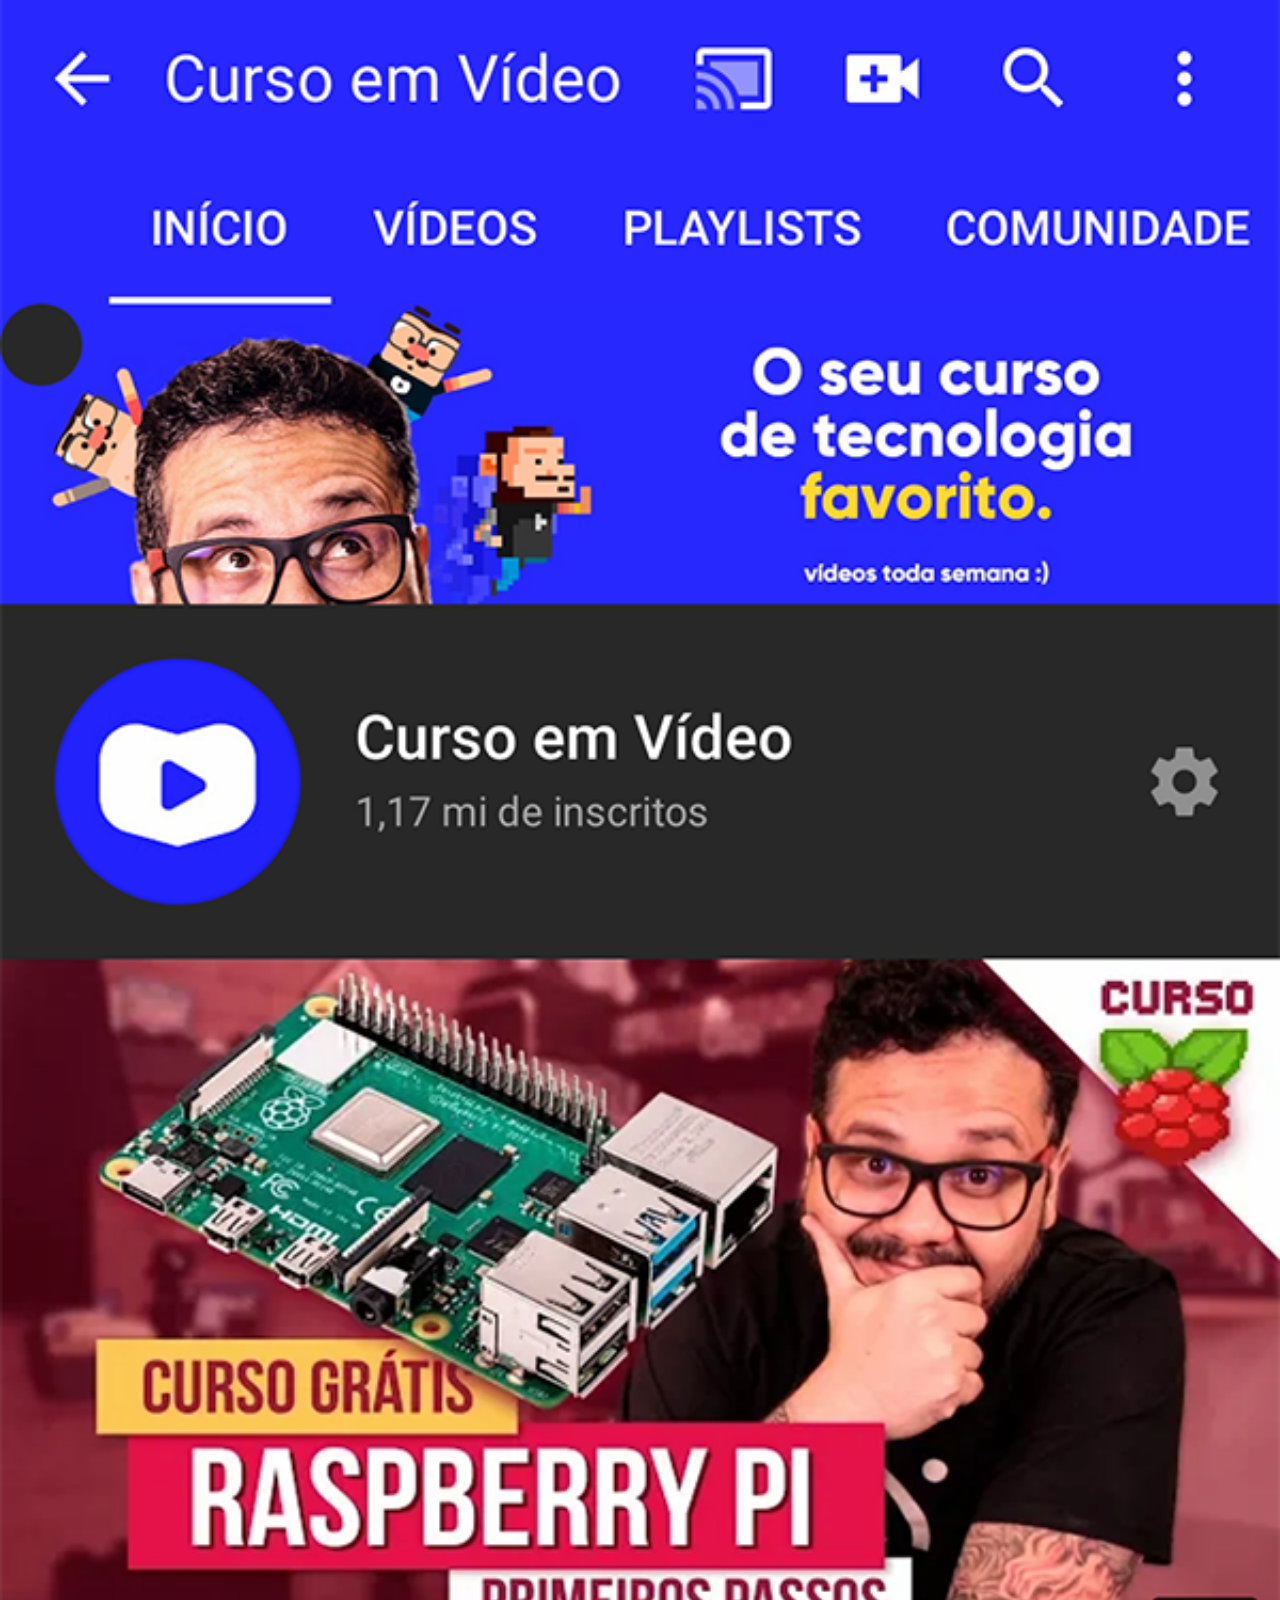
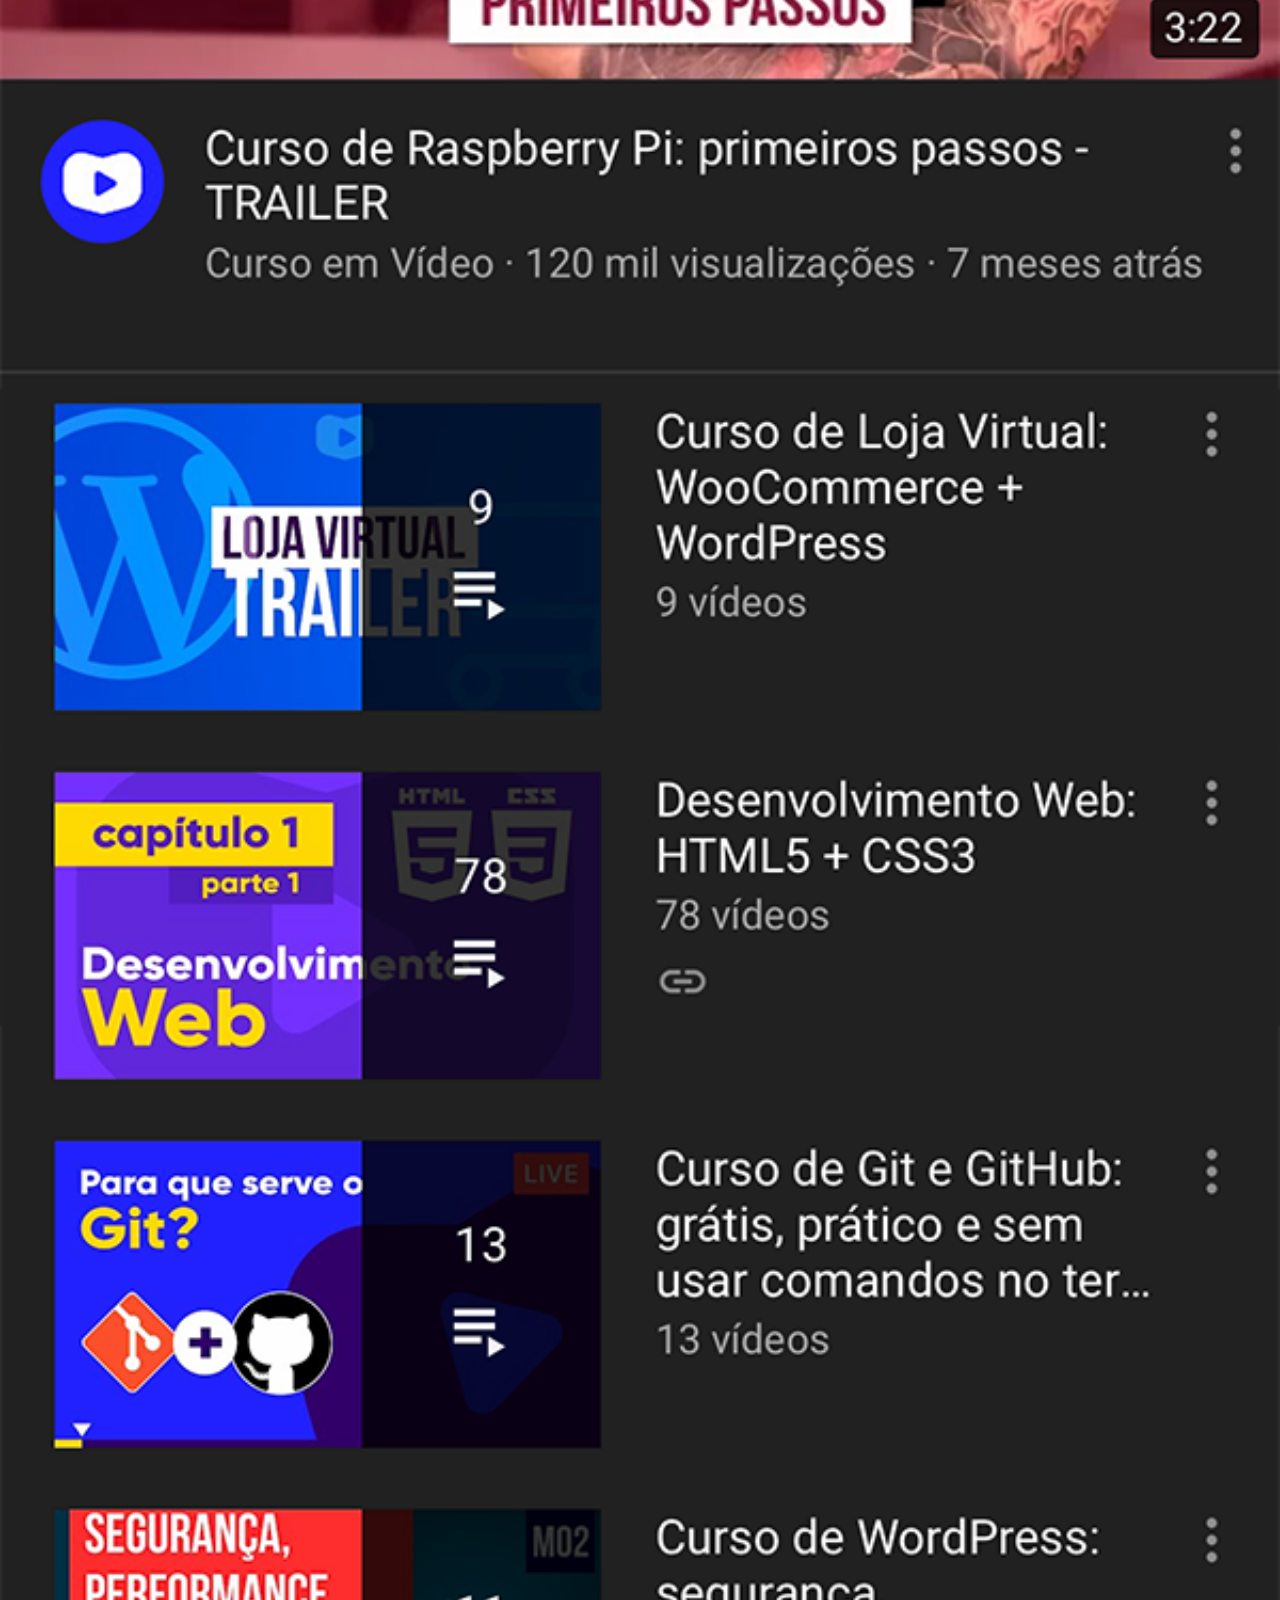
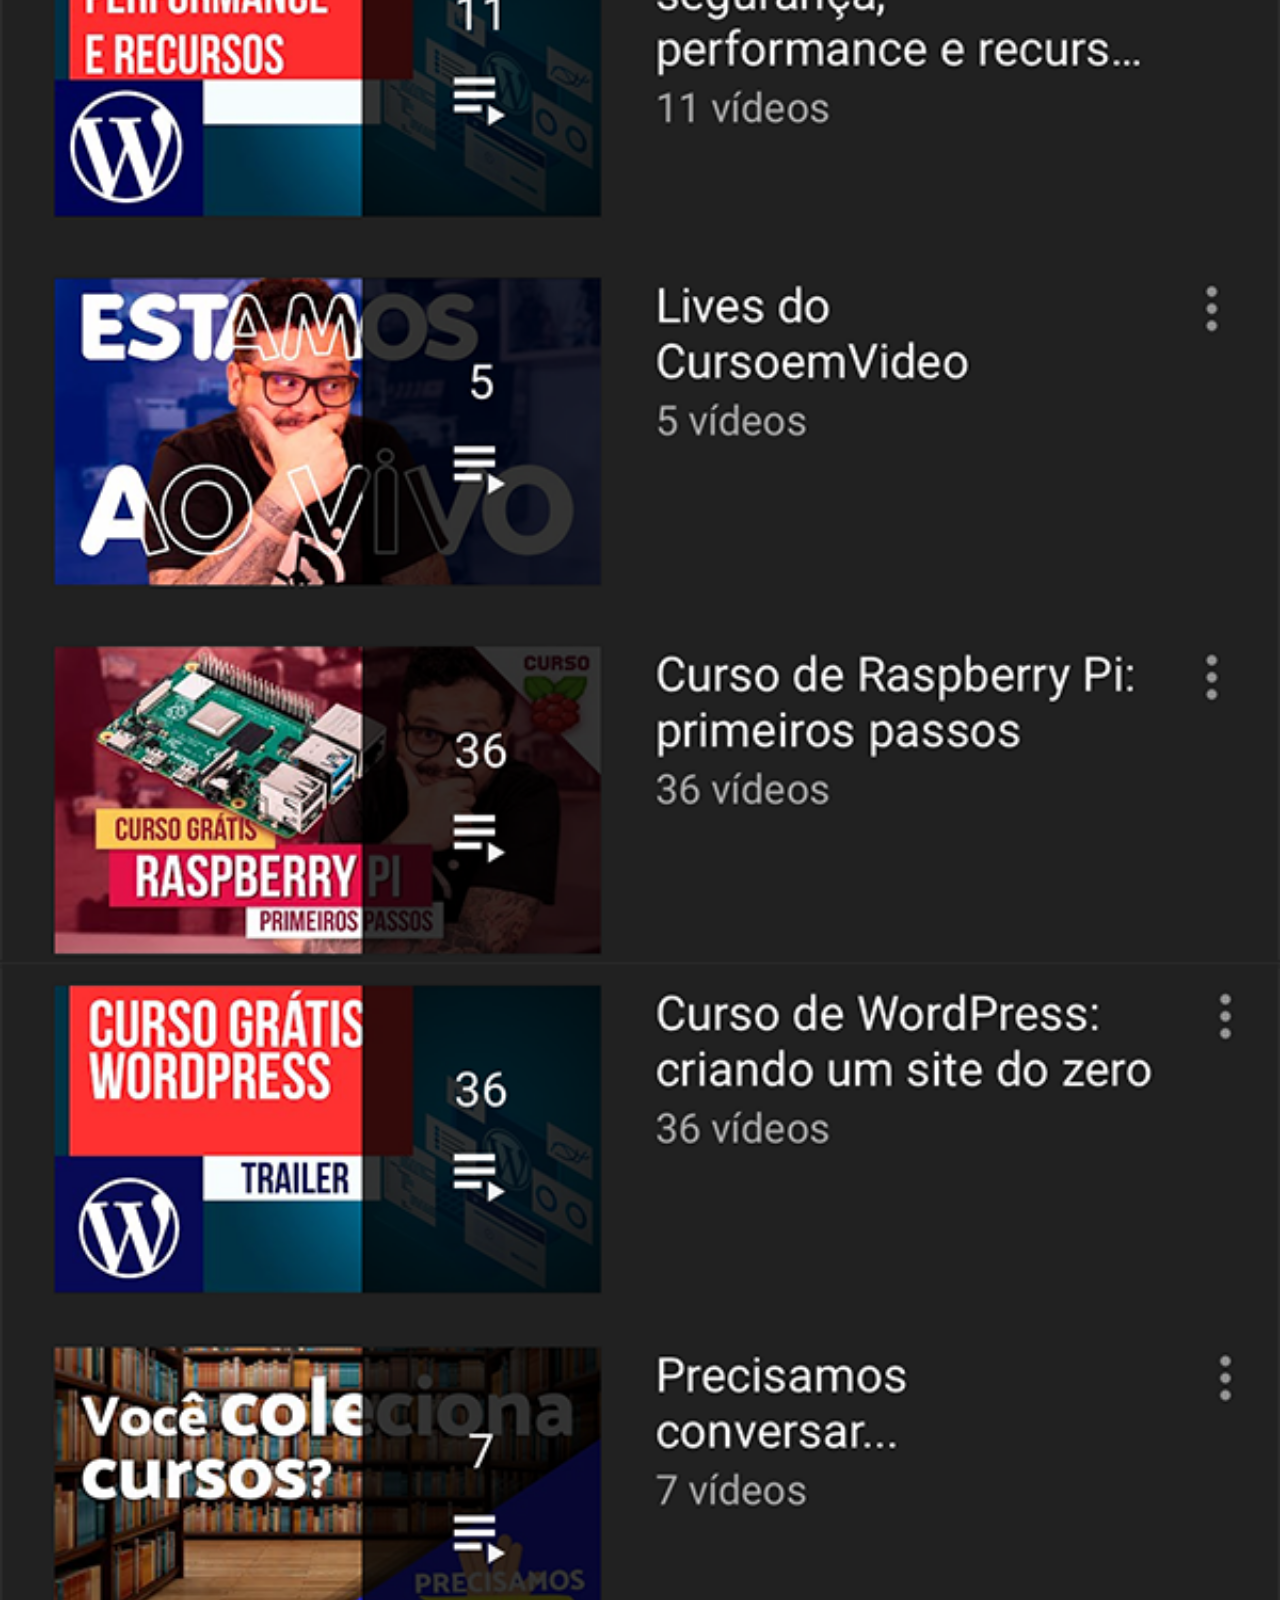
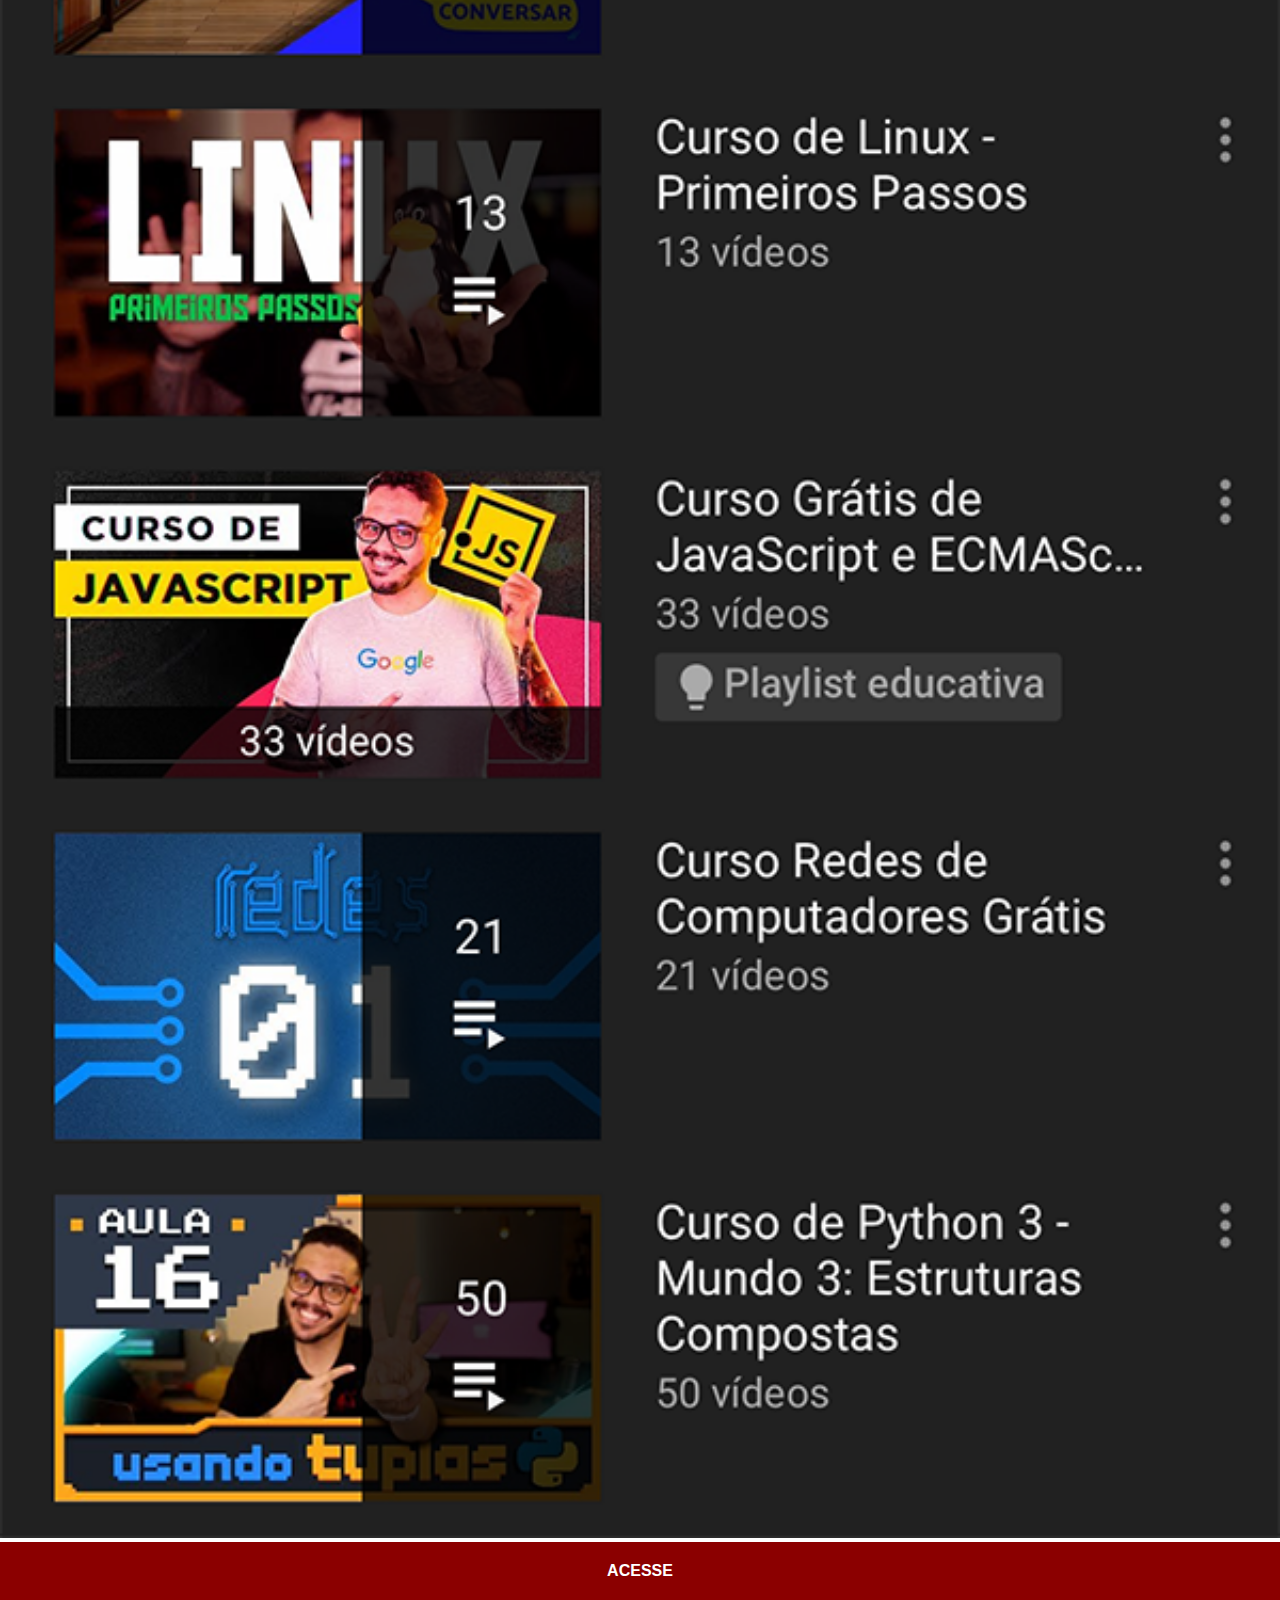
<file: youtube.html>
<!DOCTYPE html>
<html lang="pt-br">
<head>
    <meta charset="UTF-8">
    <meta name="viewport" content="width=device-width, initial-scale=1.0">
    <title>YouTube</title>
</head>
<link rel="stylesheet" href="estilos/social.css">
<body>
<img src="imagens/tela-youtube.png" alt="YouTube">
<a href="https://www.youtube.com/user/cursoemvideo/playlists" target="_blank">ACESSE</a>
</body>
</html>
</file>
<file: estilos/style.css>
@charset "UTF-8";

*{
    margin: 0px;
    padding: 0px;
    font-family: Arial, Helvetica, sans-serif;
}

html, body{
    height: 100vh;
    width: 100vw;
    background-color: black;
}

body{
    background: url('../imagens/fundo-madeira.jpg') no-repeat top center;
    background-size: cover;
    background-attachment: fixed;
}
main{
    position: relative;
    height: 100vh;
}
section#telefone{
    position: absolute;
    top: 50%;
    left: 50%;
    transform: translate(-50%, -50%);

    height:627px;
    width: 311px;
    background-color: blue;
    background: url('../imagens/frame-iphone.png') no-repeat;
}

iframe#tela{
    position: relative;
    top: 80px;
    left: 22px;
    width: 267px;
    height: 472px;
}

section#redes-sociais{
    text-align: right;
}

section#redes-sociais img{
    width: 50px;
    margin: 10px;
    border-radius: 50%;
    box-shadow: 2px 2px 5px rgba(0, 0, 0, 0.404);
    box-sizing: border-box;
    
}
section#redes-sociais img:hover{
    border: 2px solid rgba(255, 255, 255, 0.61) ;
    transform: translate(-3px, -3px);
    box-shadow: 5px 5px 10px rgba(0, 0, 0, 0.603);
    transition: transform 0.5s, border 1s;
}
</file>
<file: estilos/social.css>
@charset "UTF-8";


*{
    margin: 0px;
    padding: 0px;
    font-family: Arial, Helvetica, sans-serif;
}
::-webkit-scrollbar{
    width: 0px;
    height: 0px;
}
img{
    width: 100vw;
}

a{
    display: block;
    background-color: darkred;
    color: white;
    padding: 20px;
    text-align: center;
    font-weight: bolder;
    text-decoration: none;
}
a:hover{
    background-color: red;
}
</file>
